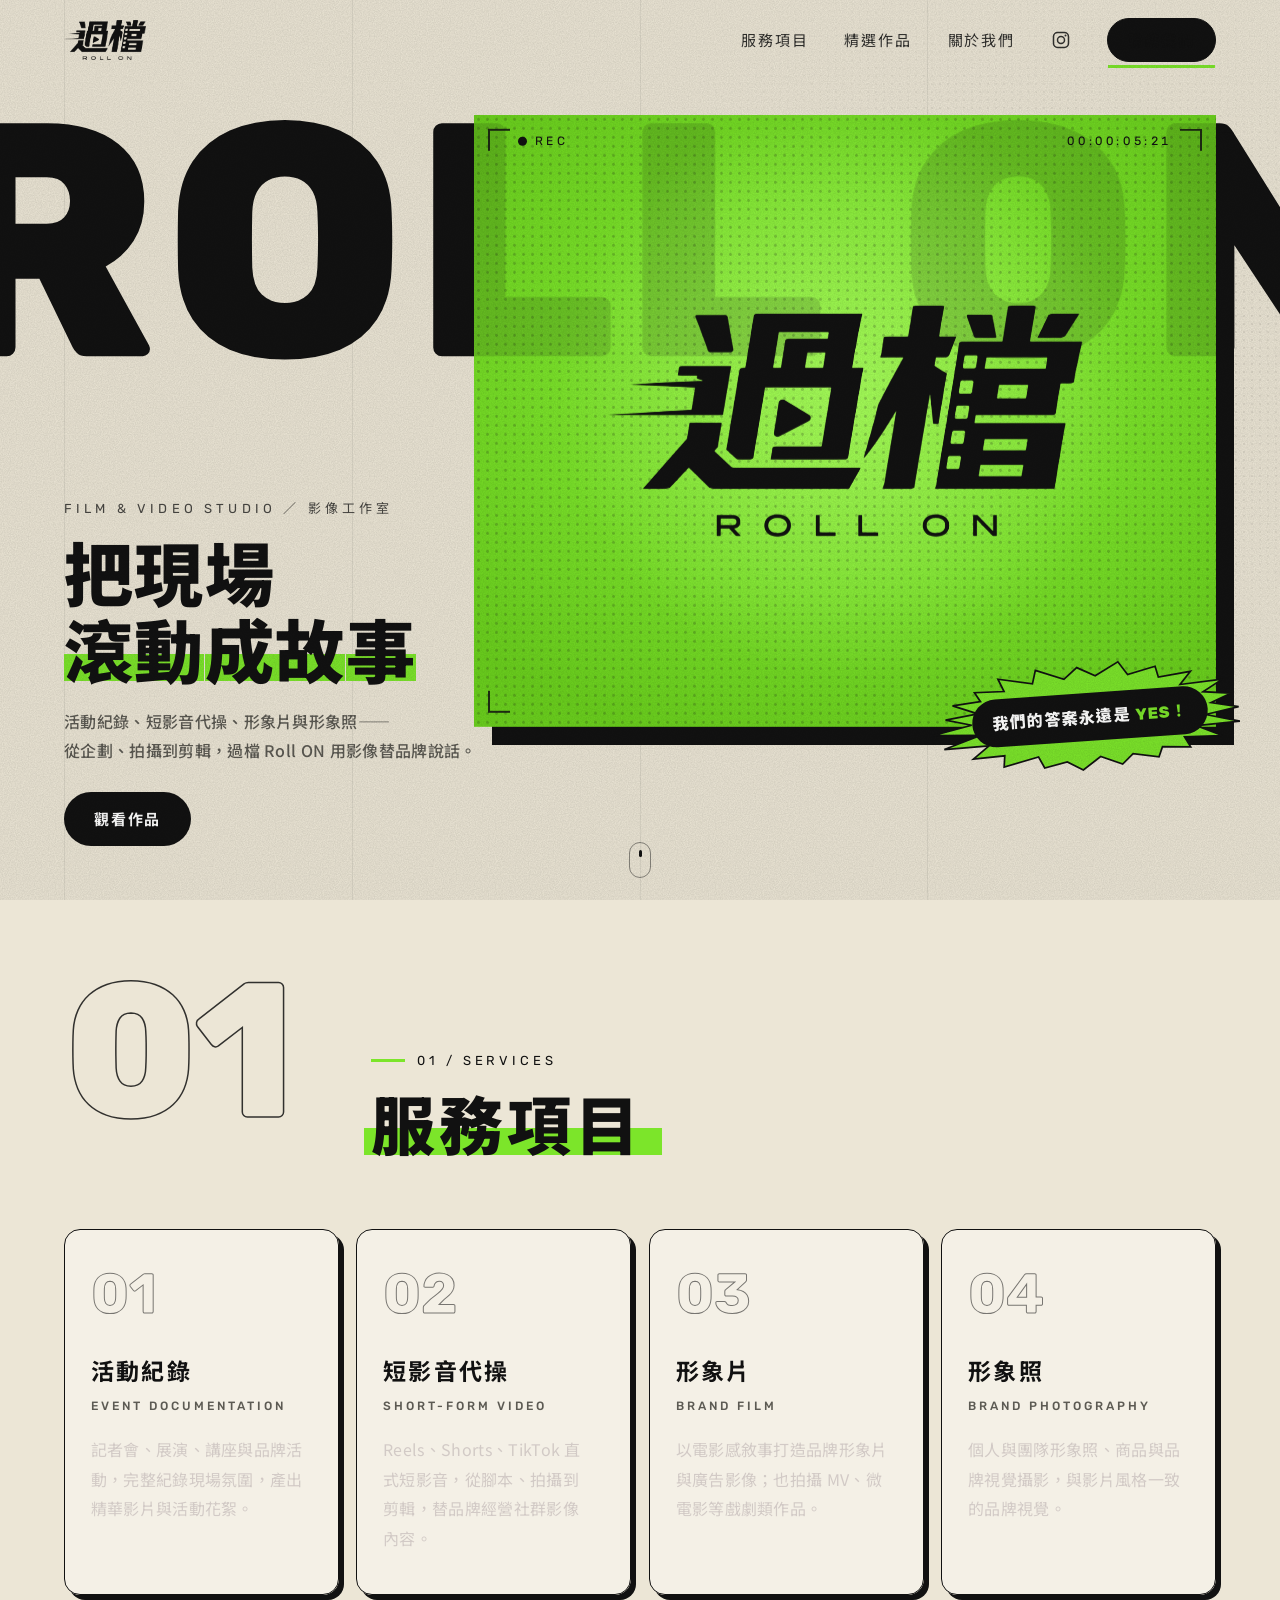
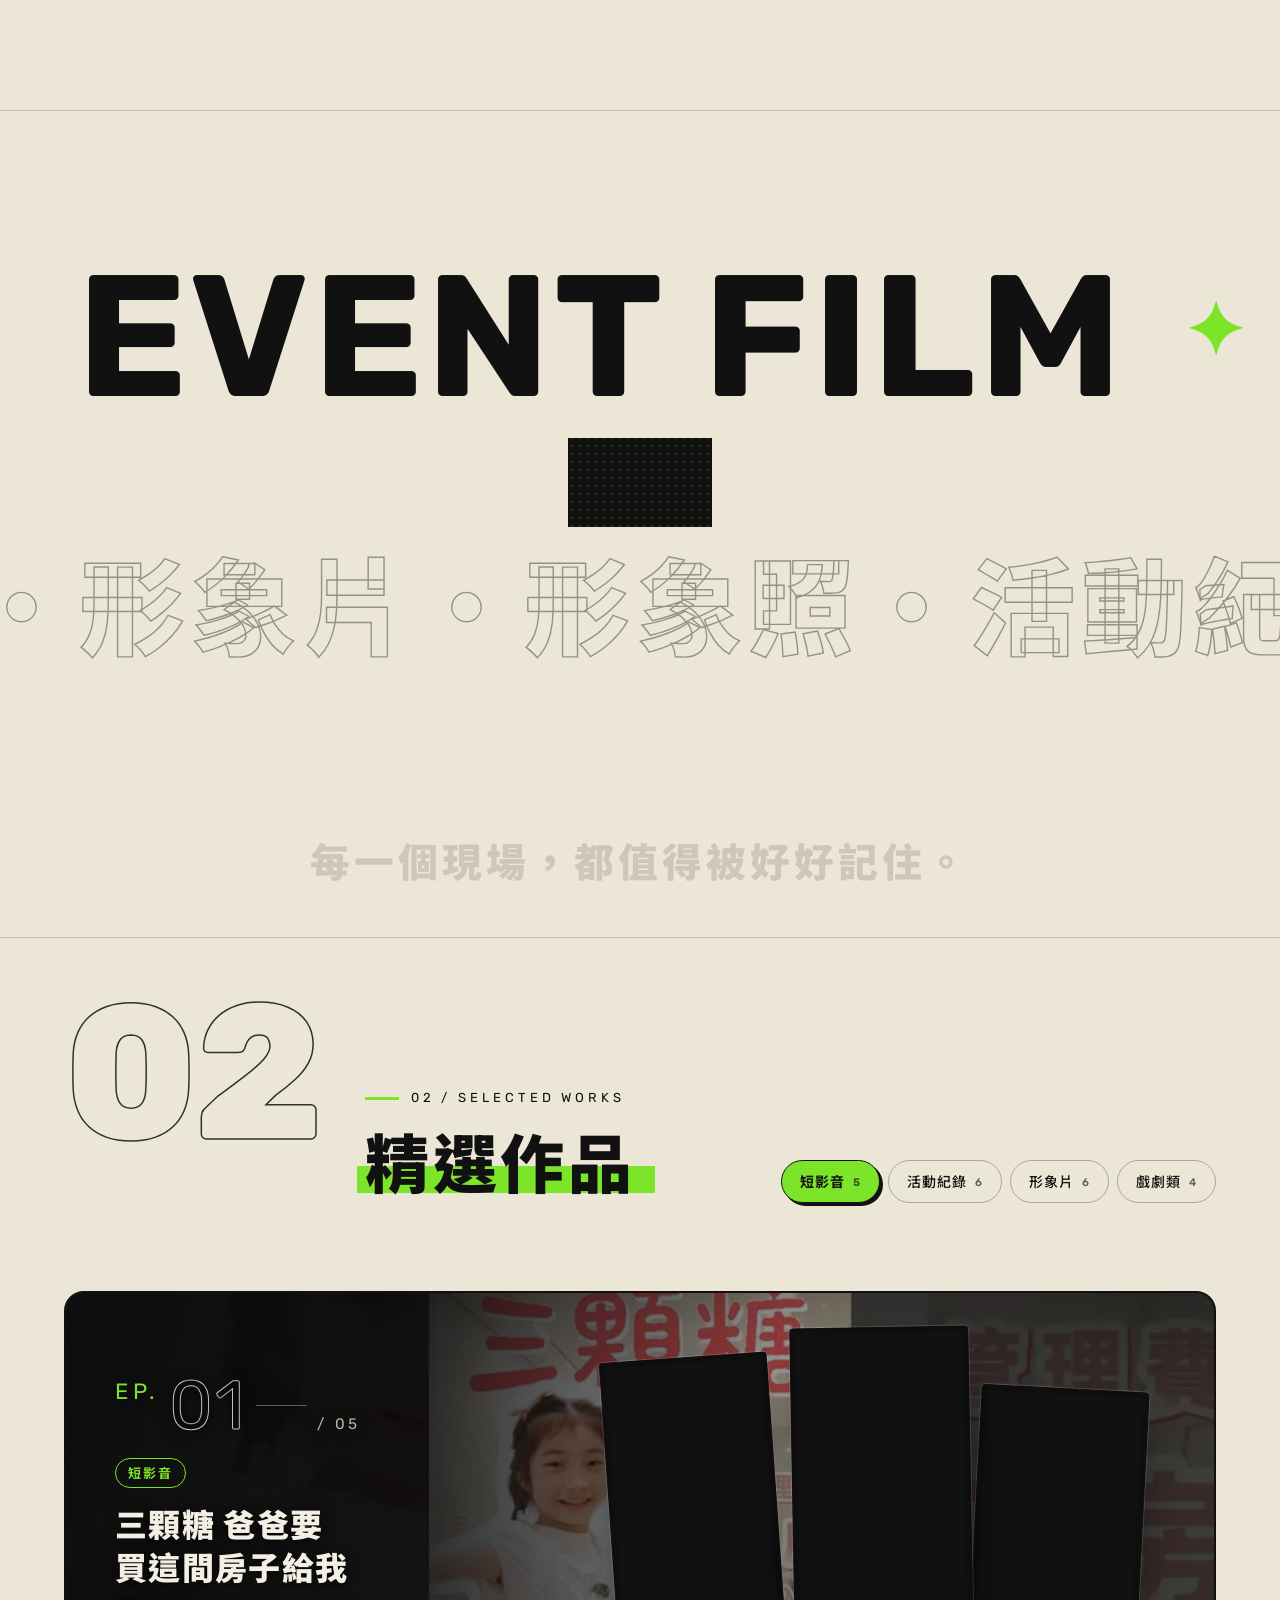
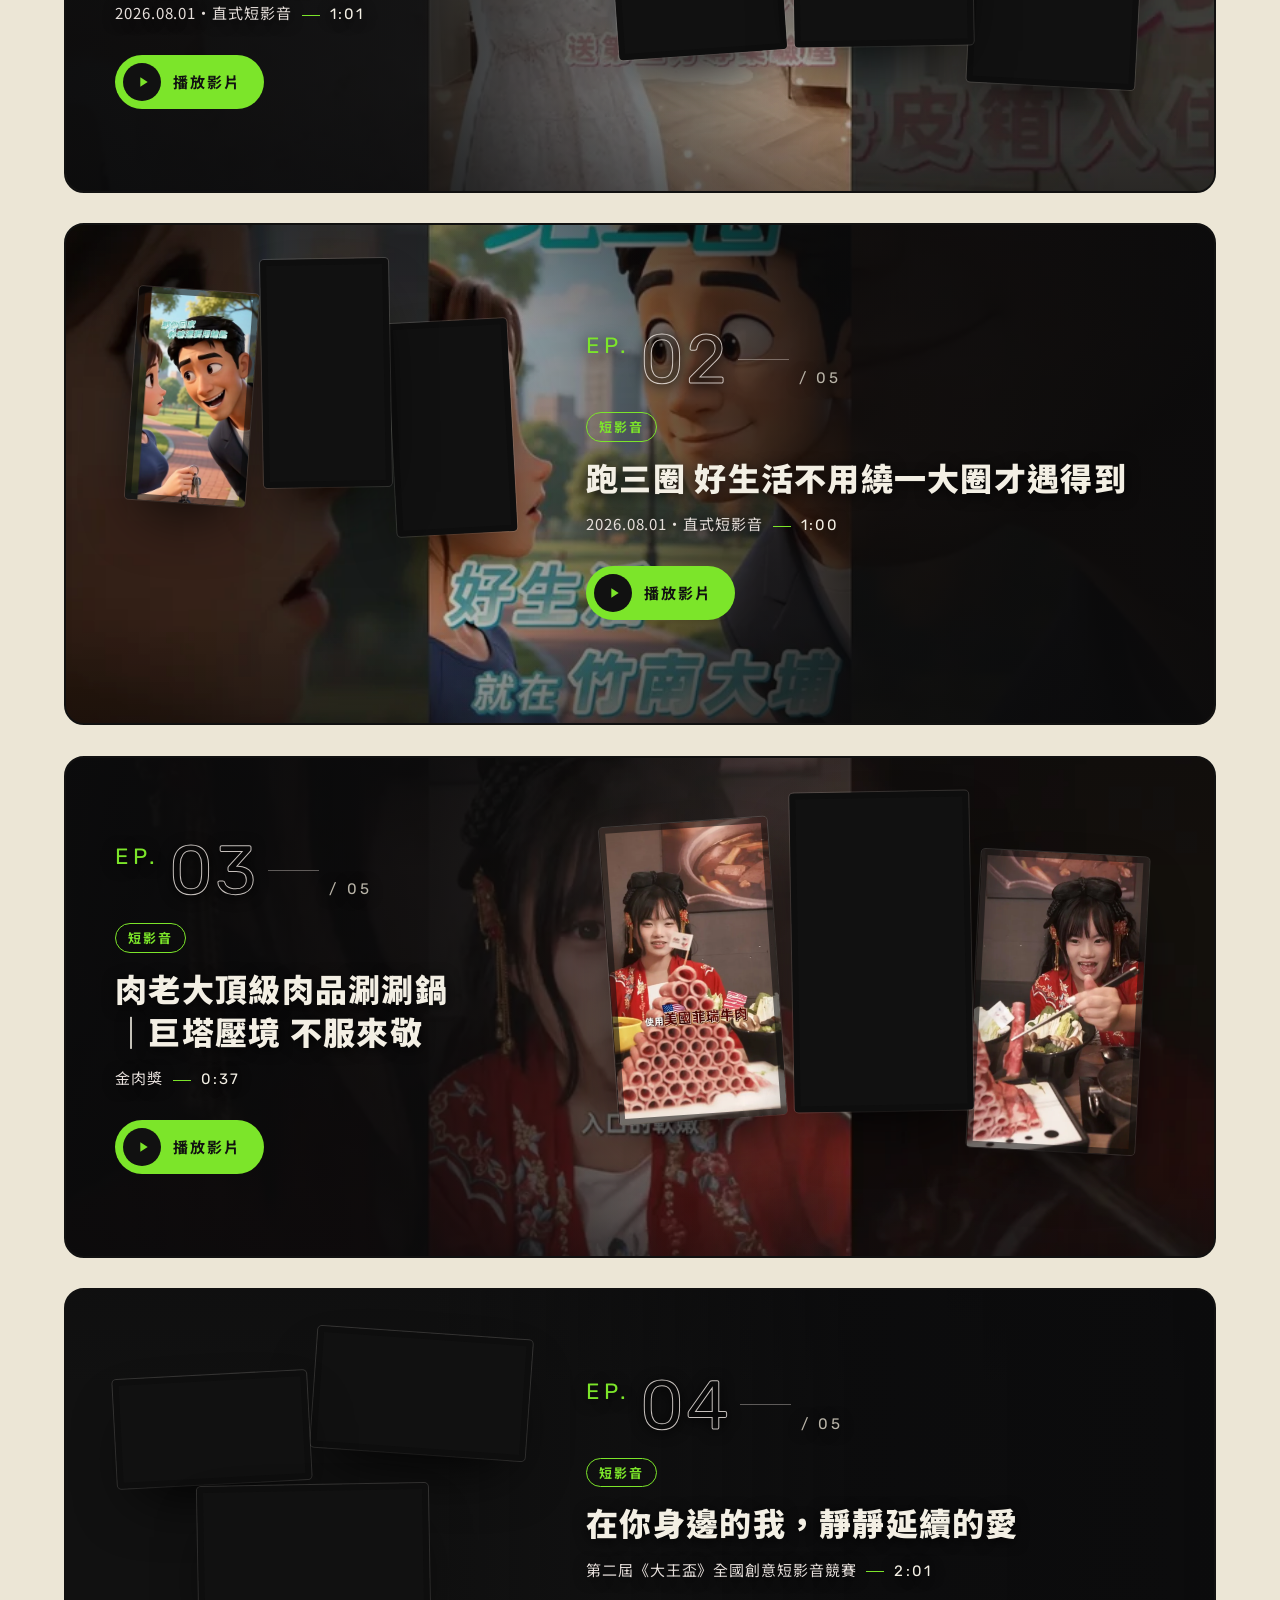
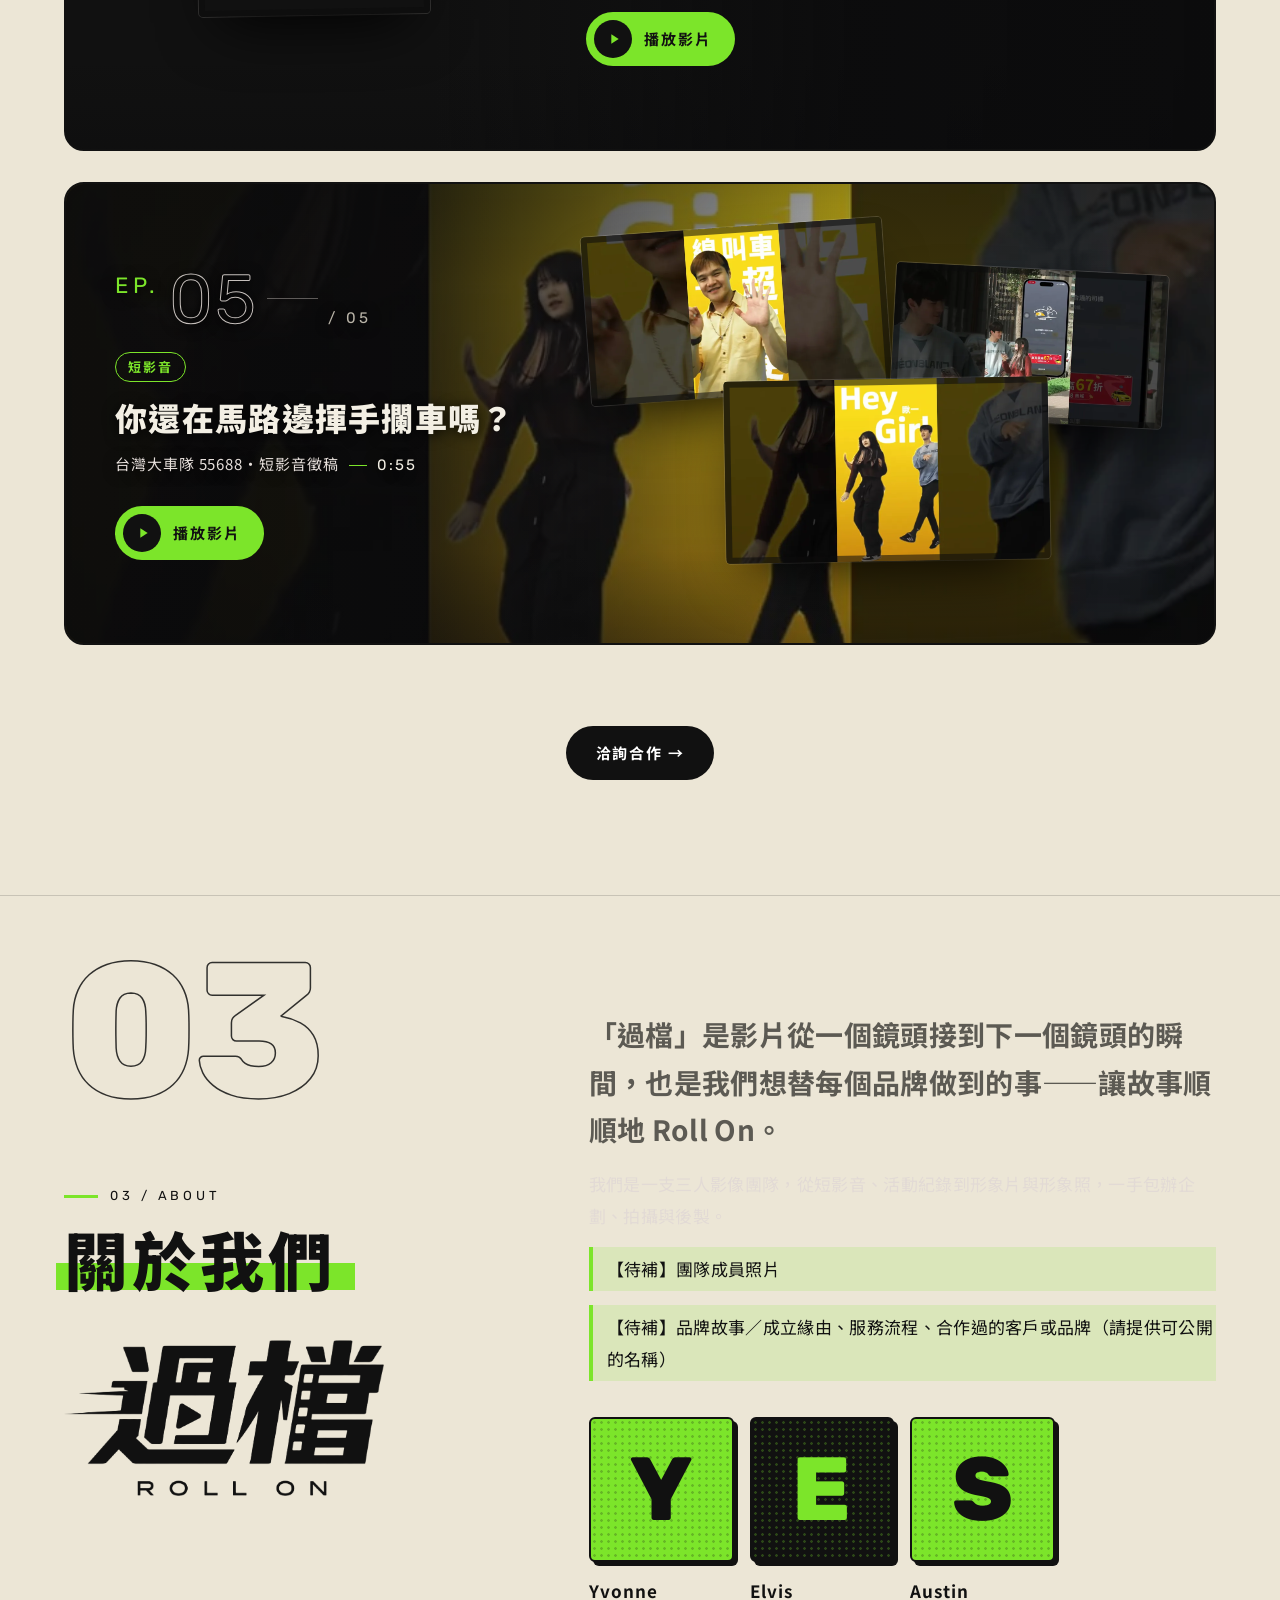
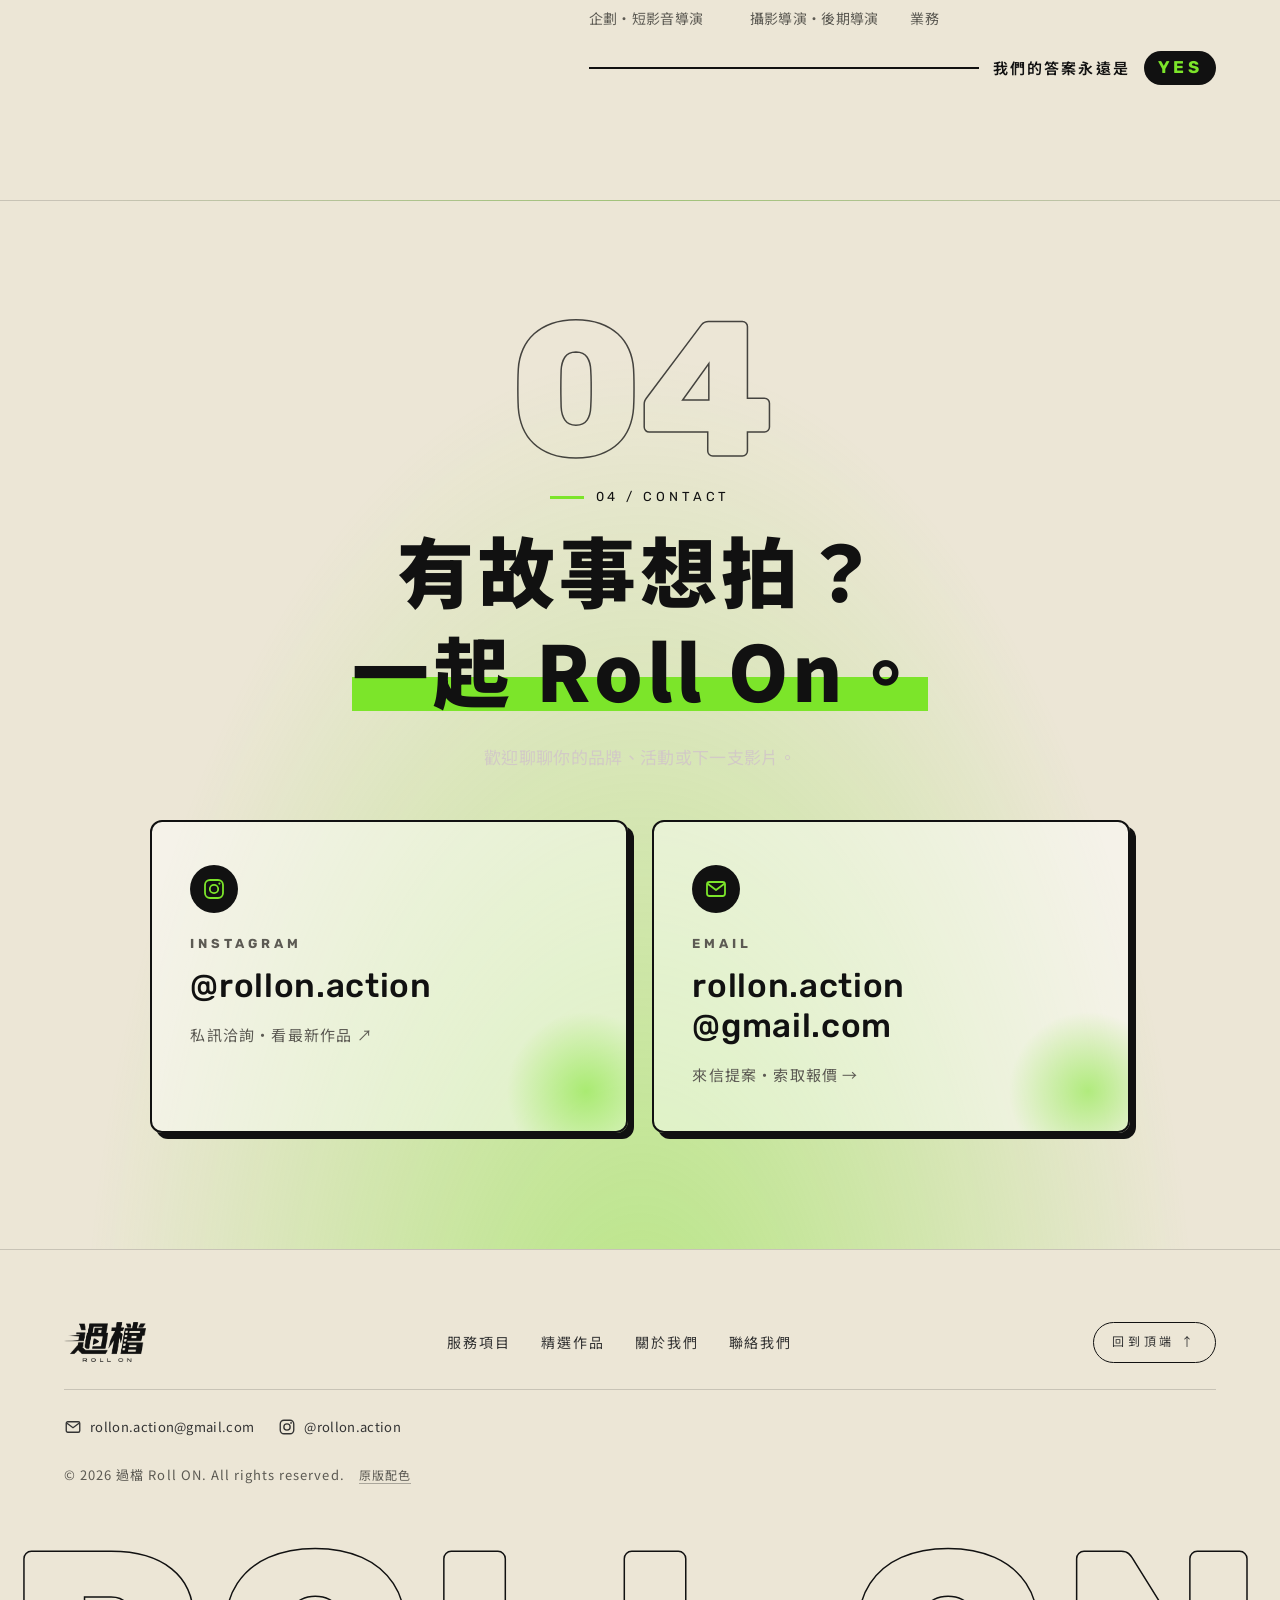
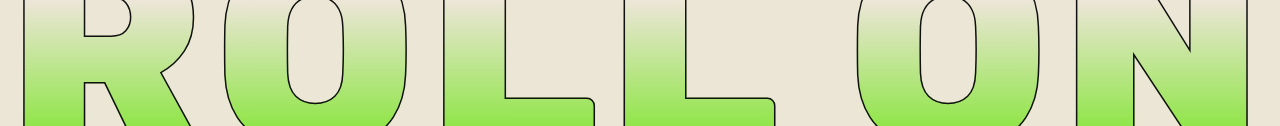
<file: theme-green/index.html>
<!DOCTYPE html>
<html lang="zh-Hant-TW" class="no-js">
<head>
<meta charset="UTF-8">
<meta name="viewport" content="width=device-width, initial-scale=1">
<title>【配色試版】過檔 Roll ON｜短影音代操・活動紀錄・形象片・形象照</title>
<meta name="description" content="過檔 Roll ON 影像工作室：短影音代操、活動紀錄、形象片、形象照。">
<link rel="preconnect" href="https://fonts.googleapis.com">
<link rel="preconnect" href="https://fonts.gstatic.com" crossorigin>
<link href="https://fonts.googleapis.com/css2?family=Noto+Sans+TC:wght@300;400;500;700;900&family=Noto+Serif+TC:wght@600;900&family=Oswald:wght@500;700&family=Rubik:wght@600;700;800&display=swap" rel="stylesheet">
<link rel="stylesheet" href="../assets/style.css">
<link rel="stylesheet" href="theme.css">
<meta name="robots" content="noindex">
<script>document.documentElement.classList.replace("no-js","js")</script>
<link rel="icon" href="../assets/logo-dark.png">
<script>
  /* always open at the hero: no scroll restoration, no #hash jump on first load */
  if('scrollRestoration' in history) history.scrollRestoration='manual';
  if(location.hash) history.replaceState(null,'',location.pathname+location.search);
  window.scrollTo({top:0,left:0,behavior:'instant'});
  addEventListener('load',function(){ window.scrollTo({top:0,left:0,behavior:'instant'}); });
  addEventListener('pageshow',function(e){ if(e.persisted) window.scrollTo({top:0,left:0,behavior:'instant'}); });
</script>
</head>
<body>
<div class="intro" id="intro" aria-hidden="true">
  <div class="intro__inner">
    <img class="intro__logo" src="../assets/logo-dark.png" alt="">
    <span class="intro__bar"></span>
    <span class="intro__tc">EVENT FILM &amp; VIDEO STUDIO</span>
  </div>
</div>
<div class="cursor" id="cursor" aria-hidden="true"><span class="cursor__label">PLAY</span></div>

<header class="nav" id="nav">
  <span class="nav__progress" id="navProgress" aria-hidden="true"></span>
  <a href="#top" class="nav__logo" aria-label="過檔 Roll ON 首頁"><img src="../assets/logo-dark.png" alt="過檔 Roll ON"></a>
  <nav class="nav__links" id="navLinks">
    <a href="#services">服務項目</a>
    <a href="#works">精選作品</a>
    <a href="#about">關於我們</a>
    <a href="https://www.instagram.com/rollon.action/" class="nav__ig" target="_blank" rel="noopener" aria-label="Instagram @rollon.action"><svg viewBox="0 0 24 24" aria-hidden="true"><rect x="3" y="3" width="18" height="18" rx="5" fill="none" stroke="currentColor" stroke-width="1.8"/><circle cx="12" cy="12" r="4.2" fill="none" stroke="currentColor" stroke-width="1.8"/><circle cx="17.4" cy="6.6" r="1.2" fill="currentColor"/></svg><span class="nav__ig-text">Instagram</span></a>
    <a href="#contact" class="nav__cta">聯絡我們</a>
  </nav>
  <button class="nav__burger" id="burger" aria-label="開啟選單"><span></span><span></span></button>
</header>

<main id="top">
  <!-- HERO -->
  <section class="hero">
    <div class="hero__grid" aria-hidden="true"><i></i><i></i><i></i></div>
    <div class="hero__word hero__word--solid" aria-hidden="true" data-drift="-0.25"><span>ROLL ON</span></div>
    <figure class="hero__frame hero__frame--logo" data-parallax="0.08">
      <div class="hero__frame-bg" aria-hidden="true">
        <div class="hero__ghost"><div class="hero__word hero__word--ghost" data-drift="-0.25"><span>ROLL ON</span></div></div>
      </div>
      <img class="hero__logo" src="../assets/logo-dark.png" alt="過檔 Roll ON">
      <span class="hero__corner hero__corner--tl"></span><span class="hero__corner hero__corner--tr"></span>
      <span class="hero__corner hero__corner--bl"></span><span class="hero__corner hero__corner--br"></span>
      <figcaption class="hero__hud" aria-hidden="true"><span><i class="rec"></i>REC</span><span class="hero__tc" id="heroTc">00:00:00:00</span></figcaption>
      <span class="hero__focus" aria-hidden="true"></span>
      <div class="burst"><svg class="burst__shape" viewBox="-5 -2 410 144" preserveAspectRatio="none" aria-hidden="true"><polygon points="390.9,70.0 347.8,77.1 391.2,88.7 335.4,90.5 367.3,105.5 319.0,103.8 326.0,117.1 290.0,114.5 284.7,127.0 251.8,120.8 237.6,133.1 210.1,121.5 186.8,137.2 167.0,125.4 137.6,131.2 130.7,116.6 85.8,126.4 87.6,112.0 47.3,113.3 68.4,97.9 10.9,98.6 58.3,83.8 -1.5,79.7 48.1,70.0 15.1,61.1 57.0,56.0 25.3,43.5 61.4,40.6 54.5,28.7 92.4,29.8 85.7,13.5 129.4,22.5 134.3,5.6 170.0,19.6 187.4,5.7 210.3,17.7 240.5,2.0 251.8,19.2 287.7,11.0 290.9,25.1 332.4,20.6 318.0,36.5 372.5,33.4 346.6,47.8 382.0,52.2 356.0,62.5"/></svg><span class="burst__pill">我們的答案永遠是 <b>YES！</b></span></div>
    </figure>
    <div class="hero__word hero__word--outline" aria-hidden="true" data-drift="-0.25"><span>ROLL ON</span></div>
    <div class="hero__inner">
      <p class="eyebrow">FILM &amp; VIDEO STUDIO ／ 影像工作室</p>
      <h1 class="hero__title" aria-label="把現場滾動成故事">
        <span class="line" data-split>把現場</span>
        <span class="line accent" data-split>滾動成故事</span>
      </h1>
      <p class="hero__sub" data-reveal>活動紀錄、短影音代操、形象片與形象照——<br class="br-d">從企劃、拍攝到剪輯，過檔 Roll ON 用影像替品牌說話。</p>
      <div class="hero__actions" data-reveal style="--d:.1s">
        <a href="#works" class="btn btn--primary">觀看作品</a>
      </div>
    </div>
    <a href="#services" class="hero__scroll" aria-label="往下捲動"><span></span></a>
  </section>

  <!-- SERVICES -->
  <section class="section services" id="services">
    <div class="section__head">
      <span class="section__big" aria-hidden="true" data-parallax="-0.06">01</span>
      <div class="section__titles">
        <p class="section__num" data-reveal>01 / SERVICES</p>
        <h2 class="section__title" data-split>服務項目</h2>
      </div>
    </div>
    <div class="services__grid services__grid--even">
      <article class="svc" data-reveal>
        <span class="svc__no">01</span>
        <h3>活動紀錄</h3>
        <p class="svc__en">EVENT DOCUMENTATION</p>
        <p>記者會、展演、講座與品牌活動，完整紀錄現場氛圍，產出精華影片與活動花絮。</p>
      </article>
      <article class="svc" data-reveal>
        <span class="svc__no">02</span>
        <h3>短影音代操</h3>
        <p class="svc__en">SHORT-FORM VIDEO</p>
        <p>Reels、Shorts、TikTok 直式短影音，從腳本、拍攝到剪輯，替品牌經營社群影像內容。</p>
      </article>
      <article class="svc" data-reveal>
        <span class="svc__no">03</span>
        <h3>形象片</h3>
        <p class="svc__en">BRAND FILM</p>
        <p>以電影感敘事打造品牌形象片與廣告影像；也拍攝 MV、微電影等戲劇類作品。</p>
      </article>
      <article class="svc" data-reveal>
        <span class="svc__no">04</span>
        <h3>形象照</h3>
        <p class="svc__en">BRAND PHOTOGRAPHY</p>
        <p>個人與團隊形象照、商品與品牌視覺攝影，與影片風格一致的品牌視覺。</p>
      </article>
    </div>
  </section>

  <!-- STATEMENT: scroll-scrubbed kinetic type passing through a frame -->
  <section class="statement" id="statement" aria-label="過檔 Roll ON 影像宣言">
    <div class="statement__stage" aria-hidden="true">
      <p class="st-line st-line--a">EVENT FILM <i>✦</i> SHORTS <i>✦</i> BRAND FILM <i>✦</i> PHOTO <i>✦</i> EVENT FILM</p>
      <p class="st-line st-line--b">活動紀錄・短影音・形象片・形象照・活動紀錄</p>
    </div>
    <div class="statement__panel" aria-hidden="true">
      <div class="statement__replica">
        <p class="st-line st-line--a">EVENT FILM <i>✦</i> SHORTS <i>✦</i> BRAND FILM <i>✦</i> PHOTO <i>✦</i> EVENT FILM</p>
        <p class="st-line st-line--b">活動紀錄・短影音・形象片・形象照・活動紀錄</p>
      </div>
      <span class="hero__corner hero__corner--tl"></span><span class="hero__corner hero__corner--tr"></span>
      <span class="hero__corner hero__corner--bl"></span><span class="hero__corner hero__corner--br"></span>
      <span class="statement__hud"><i class="rec"></i>ROLLING</span>
    </div>
    <p class="statement__quote"><span class="statement__fill">每一個現場，</span><span class="statement__fill">都值得被好好記住。</span></p>
  </section>

  <!-- WORKS -->
  <section class="section works" id="works">
    <div class="section__head section__head--row">
      <span class="section__big" aria-hidden="true" data-parallax="-0.06">02</span>
      <div class="section__titles">
        <p class="section__num" data-reveal>02 / SELECTED WORKS</p>
        <h2 class="section__title" data-split>精選作品</h2>
      </div>
      <div class="filters" role="tablist" id="filters" data-reveal>
        <button class="filter is-active" role="tab" aria-selected="true" data-filter="short">短影音<span class="filter__count"></span></button>
        <button class="filter" role="tab" aria-selected="false" data-filter="event">活動紀錄<span class="filter__count"></span></button>
        <button class="filter" role="tab" aria-selected="false" data-filter="brand">形象片<span class="filter__count"></span></button>
        <button class="filter" role="tab" aria-selected="false" data-filter="drama">戲劇類<span class="filter__count"></span></button>
      </div>
    </div>
    <div class="works__list" id="worksGrid"></div>
    <div class="works__more">
      <a class="btn btn--primary" href="#contact">洽詢合作 →</a>
    </div>
  </section>

  <!-- ABOUT -->
  <section class="section about" id="about">
    <div class="about__grid">
      <div class="about__side">
        <span class="section__big" aria-hidden="true" data-parallax="-0.06">03</span>
        <p class="section__num" data-reveal>03 / ABOUT</p>
        <h2 class="section__title" data-split>關於我們</h2>
        <img data-reveal class="about__logo" src="../assets/logo-dark.png" alt="過檔 Roll ON">
      </div>
      <div class="about__body">
        <p class="about__lead" data-reveal>「過檔」是影片從一個鏡頭接到下一個鏡頭的瞬間，也是我們想替每個品牌做到的事——讓故事順順地 <span class="nowrap">Roll On。</span></p>
        <p>我們是一支三人影像團隊，從短影音、活動紀錄到形象片與形象照，一手包辦企劃、拍攝與後製。</p>
        <p class="todo">【待補】團隊成員照片</p>
        <p class="todo">【待補】品牌故事／成立緣由、服務流程、合作過的客戶或品牌（請提供可公開的名稱）</p>
        <div class="team-yes" data-reveal>
        <ul class="about__team" aria-label="團隊成員">
          <li><div class="avatar" aria-hidden="true"><span>Y</span></div><strong>Yvonne</strong><span class="roles"><em>企劃</em>・<em>短影音導演</em></span></li>
          <li><div class="avatar" aria-hidden="true"><span>E</span></div><strong>Elvis</strong><span class="roles"><em>攝影導演</em>・<em>後期導演</em></span></li>
          <li><div class="avatar" aria-hidden="true"><span>S</span></div><strong>Austin</strong><span class="roles"><em>業務</em></span></li>
        </ul>
        <p class="yes-line"><span class="yes-line__rule"></span>我們的答案永遠是 <b>YES</b></p>
        </div>
      </div>
    </div>
  </section>

  <!-- CONTACT -->
  <section class="section contact" id="contact">
    <span class="section__big section__big--center" aria-hidden="true">04</span>
    <p class="section__num" data-reveal>04 / CONTACT</p>
    <h2 class="contact__title"><span class="line" data-split>有故事想拍？</span><span class="line accent" data-split>一起 Roll On。</span></h2>
    <p class="contact__sub" data-reveal>歡迎聊聊你的品牌、活動或下一支影片。</p>
    <div class="contact__cards contact__cards--main" data-reveal>
      <a class="ccard ccard--big" href="https://www.instagram.com/rollon.action/" target="_blank" rel="noopener">
        <span class="ccard__icon" aria-hidden="true"><svg viewBox="0 0 24 24"><rect x="3" y="3" width="18" height="18" rx="5"/><circle cx="12" cy="12" r="4.2"/><circle cx="17.4" cy="6.6" r="1.1" class="dot"/></svg></span>
        <span class="ccard__label">INSTAGRAM</span><strong>@rollon.action</strong><em>私訊洽詢・看最新作品 ↗</em>
      </a>
      <a class="ccard ccard--big" href="mailto:rollon.action@gmail.com">
        <span class="ccard__icon" aria-hidden="true"><svg viewBox="0 0 24 24"><rect x="3" y="5" width="18" height="14" rx="2.5"/><path d="M4 7l8 6 8-6"/></svg></span>
        <span class="ccard__label">EMAIL</span><strong>rollon.action<wbr>@gmail.com</strong><em>來信提案・索取報價 →</em>
      </a>
    </div>
  </section>
</main>

<footer class="footer">
  <div class="footer__mark" aria-hidden="true">ROLL ON</div>
  <div class="footer__top">
    <img src="../assets/logo-dark.png" alt="過檔 Roll ON">
    <nav class="footer__nav" aria-label="頁尾導覽"><a href="#services">服務項目</a><a href="#works">精選作品</a><a href="#about">關於我們</a><a href="#contact">聯絡我們</a></nav>
    <a href="#top" class="footer__totop">回到頂端 ↑</a>
  </div>
  <div class="footer__links">
    <a href="mailto:rollon.action@gmail.com" aria-label="Email rollon.action@gmail.com"><svg viewBox="0 0 24 24" aria-hidden="true"><rect x="3" y="5" width="18" height="14" rx="2" fill="none" stroke="currentColor" stroke-width="1.8"/><path d="M4 7l8 6 8-6" fill="none" stroke="currentColor" stroke-width="1.8"/></svg><span>rollon.action@gmail.com</span></a>
    <a href="https://www.instagram.com/rollon.action/" target="_blank" rel="noopener" aria-label="Instagram @rollon.action"><svg viewBox="0 0 24 24" aria-hidden="true"><rect x="3" y="3" width="18" height="18" rx="5" fill="none" stroke="currentColor" stroke-width="1.8"/><circle cx="12" cy="12" r="4.2" fill="none" stroke="currentColor" stroke-width="1.8"/><circle cx="17.4" cy="6.6" r="1.2" fill="currentColor"/></svg><span>@rollon.action</span></a>
  </div>
  <p class="footer__copy">© <span id="yr"></span> 過檔 Roll ON. All rights reserved.　<a class="theme-switch" href="../">原版配色</a></p>
</footer>

<div class="modal" id="modal" aria-hidden="true">
  <div class="modal__backdrop" data-close></div>
  <div class="modal__box">
    <button class="modal__close" data-close aria-label="關閉">×</button>
    <div class="modal__frame" id="modalFrame"></div>
    <p class="modal__title" id="modalTitle"></p>
  </div>
</div>

<script src="../assets/works.js"></script>
<script src="../assets/main.js"></script>
<script src="../assets/fx.js"></script>
</body>
</html>
</file>
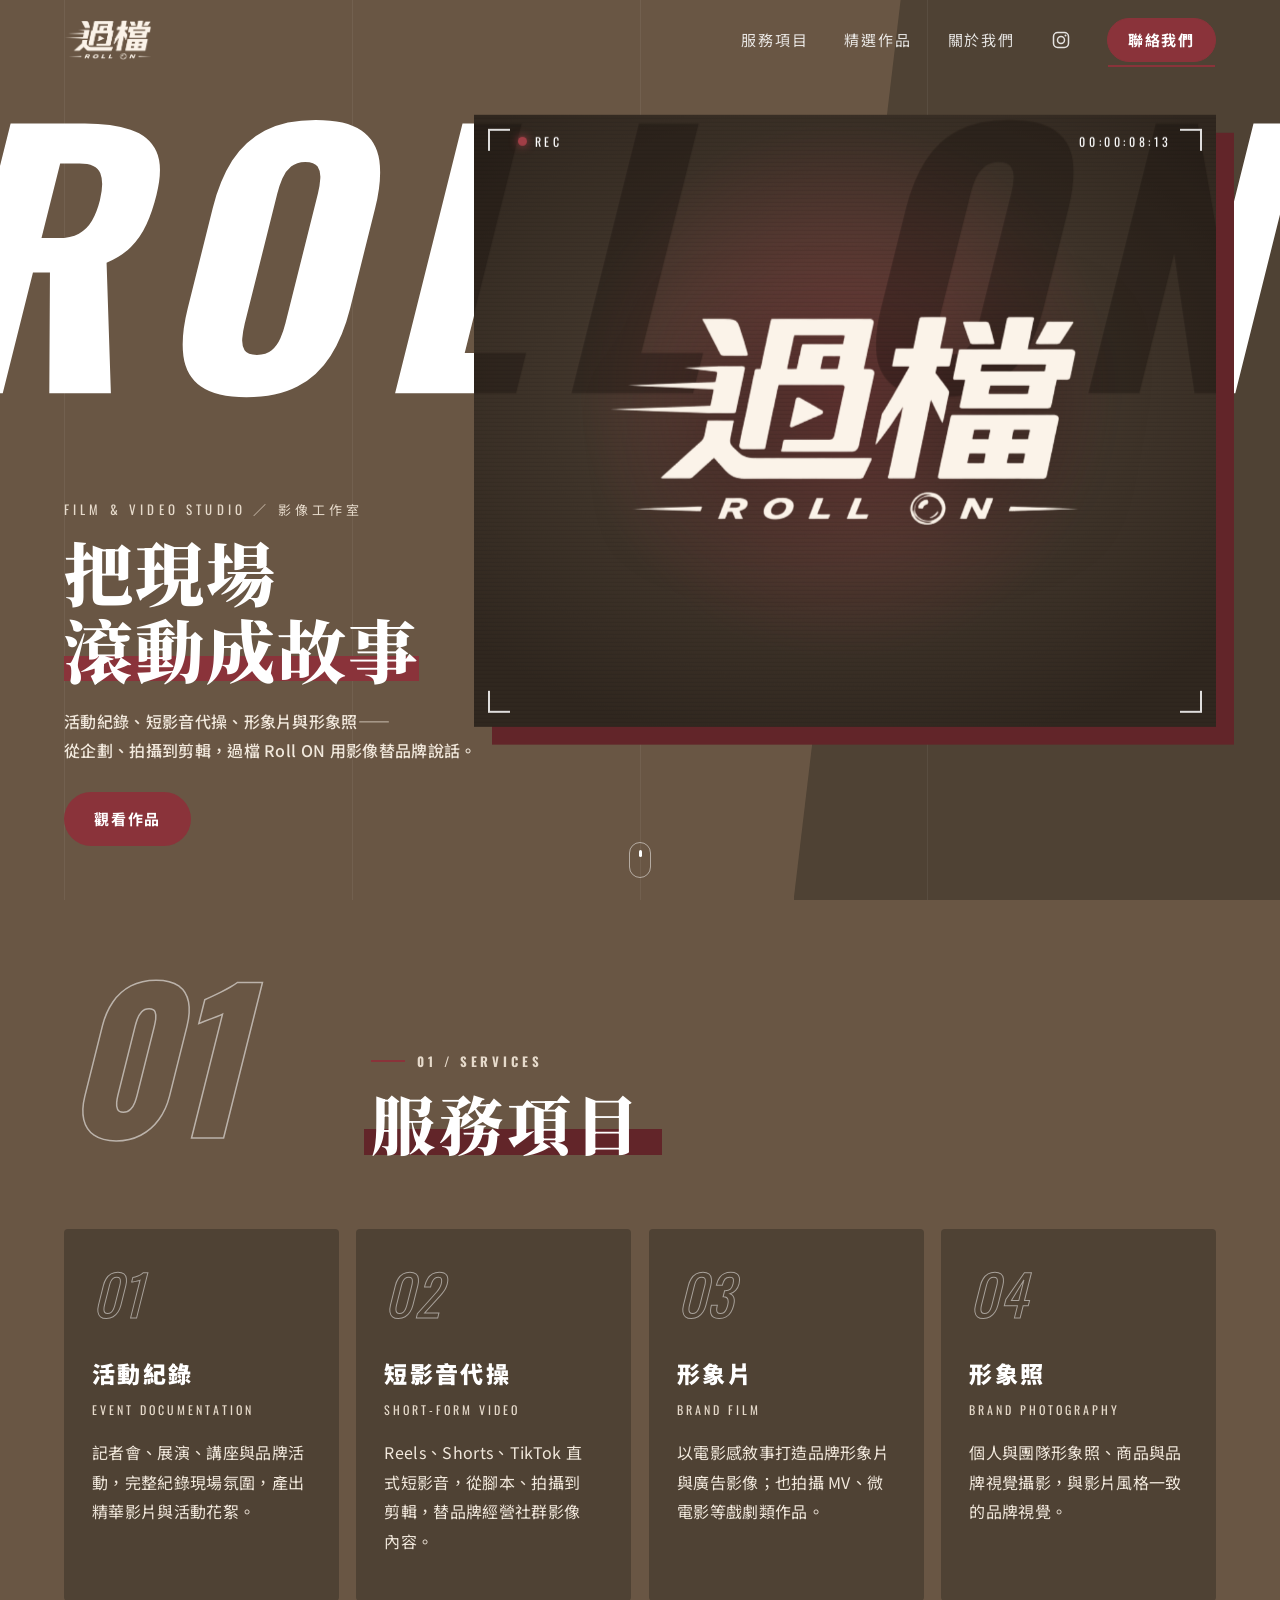
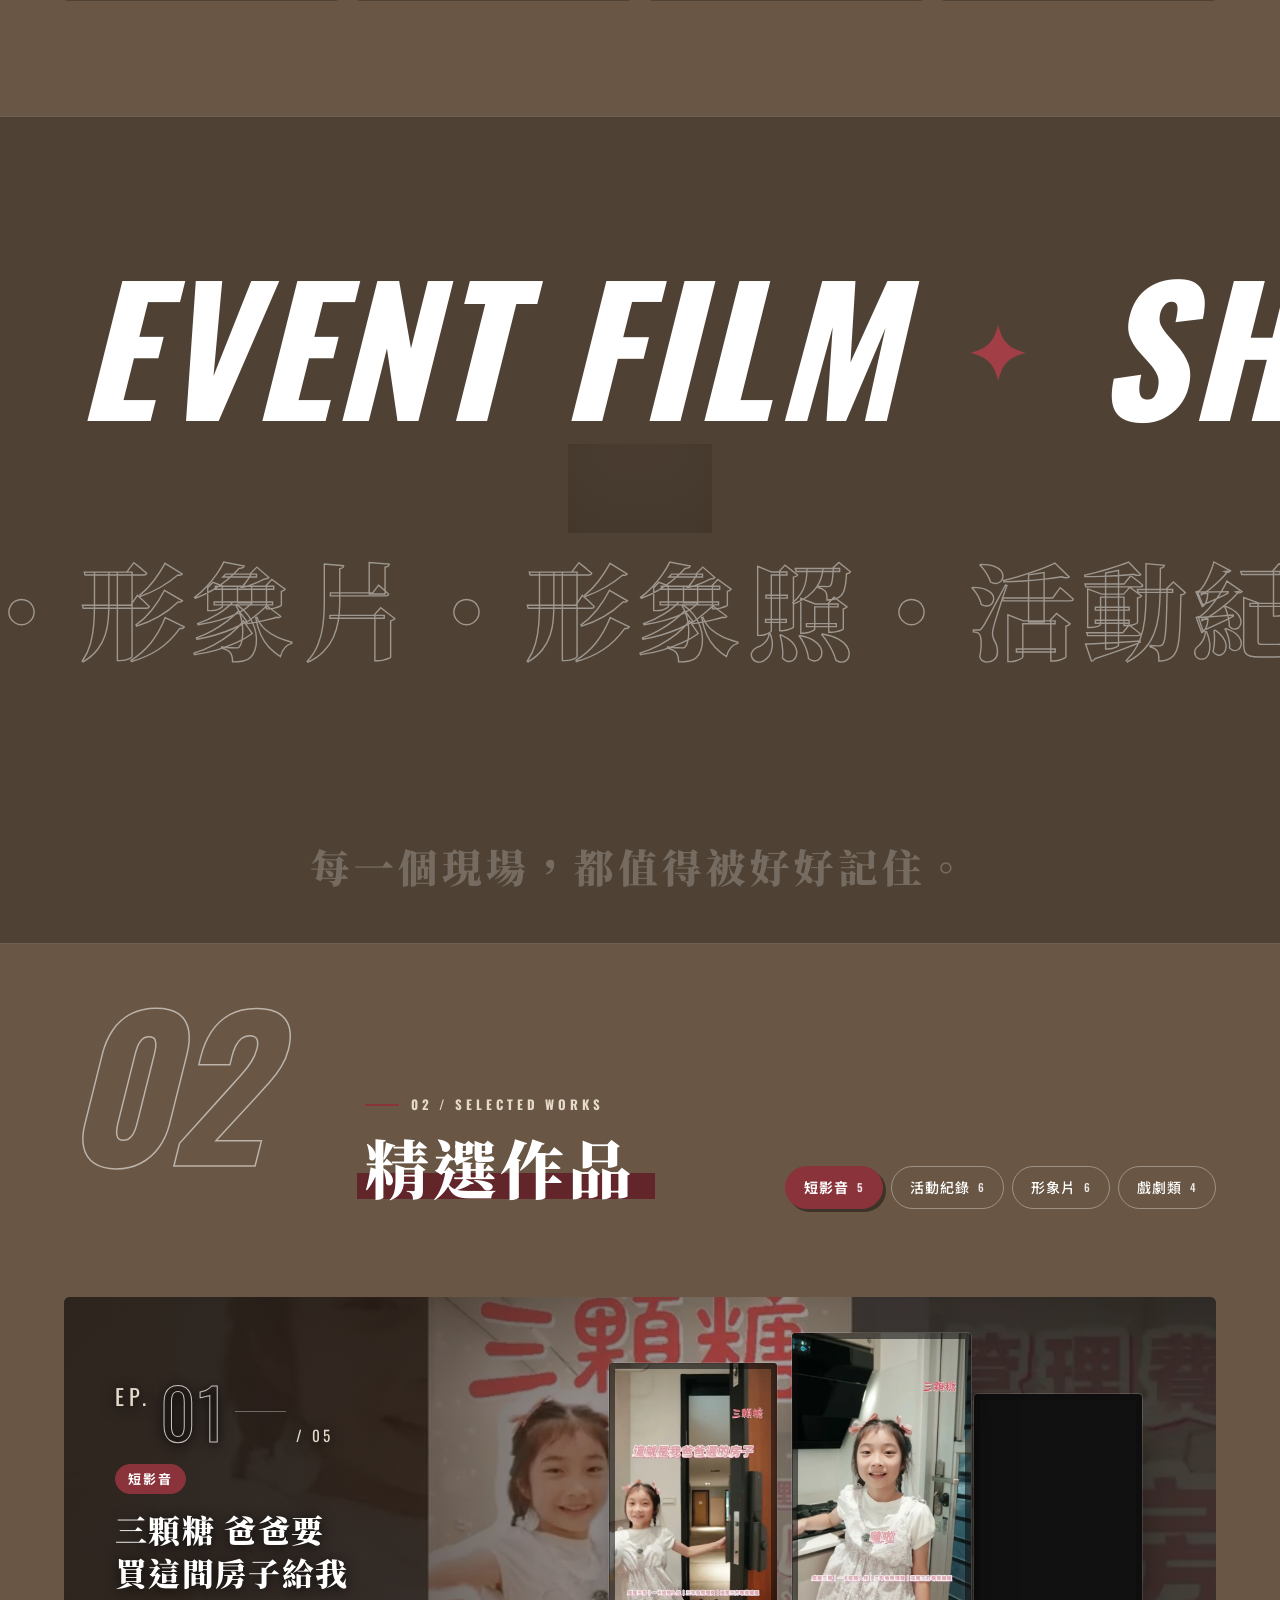
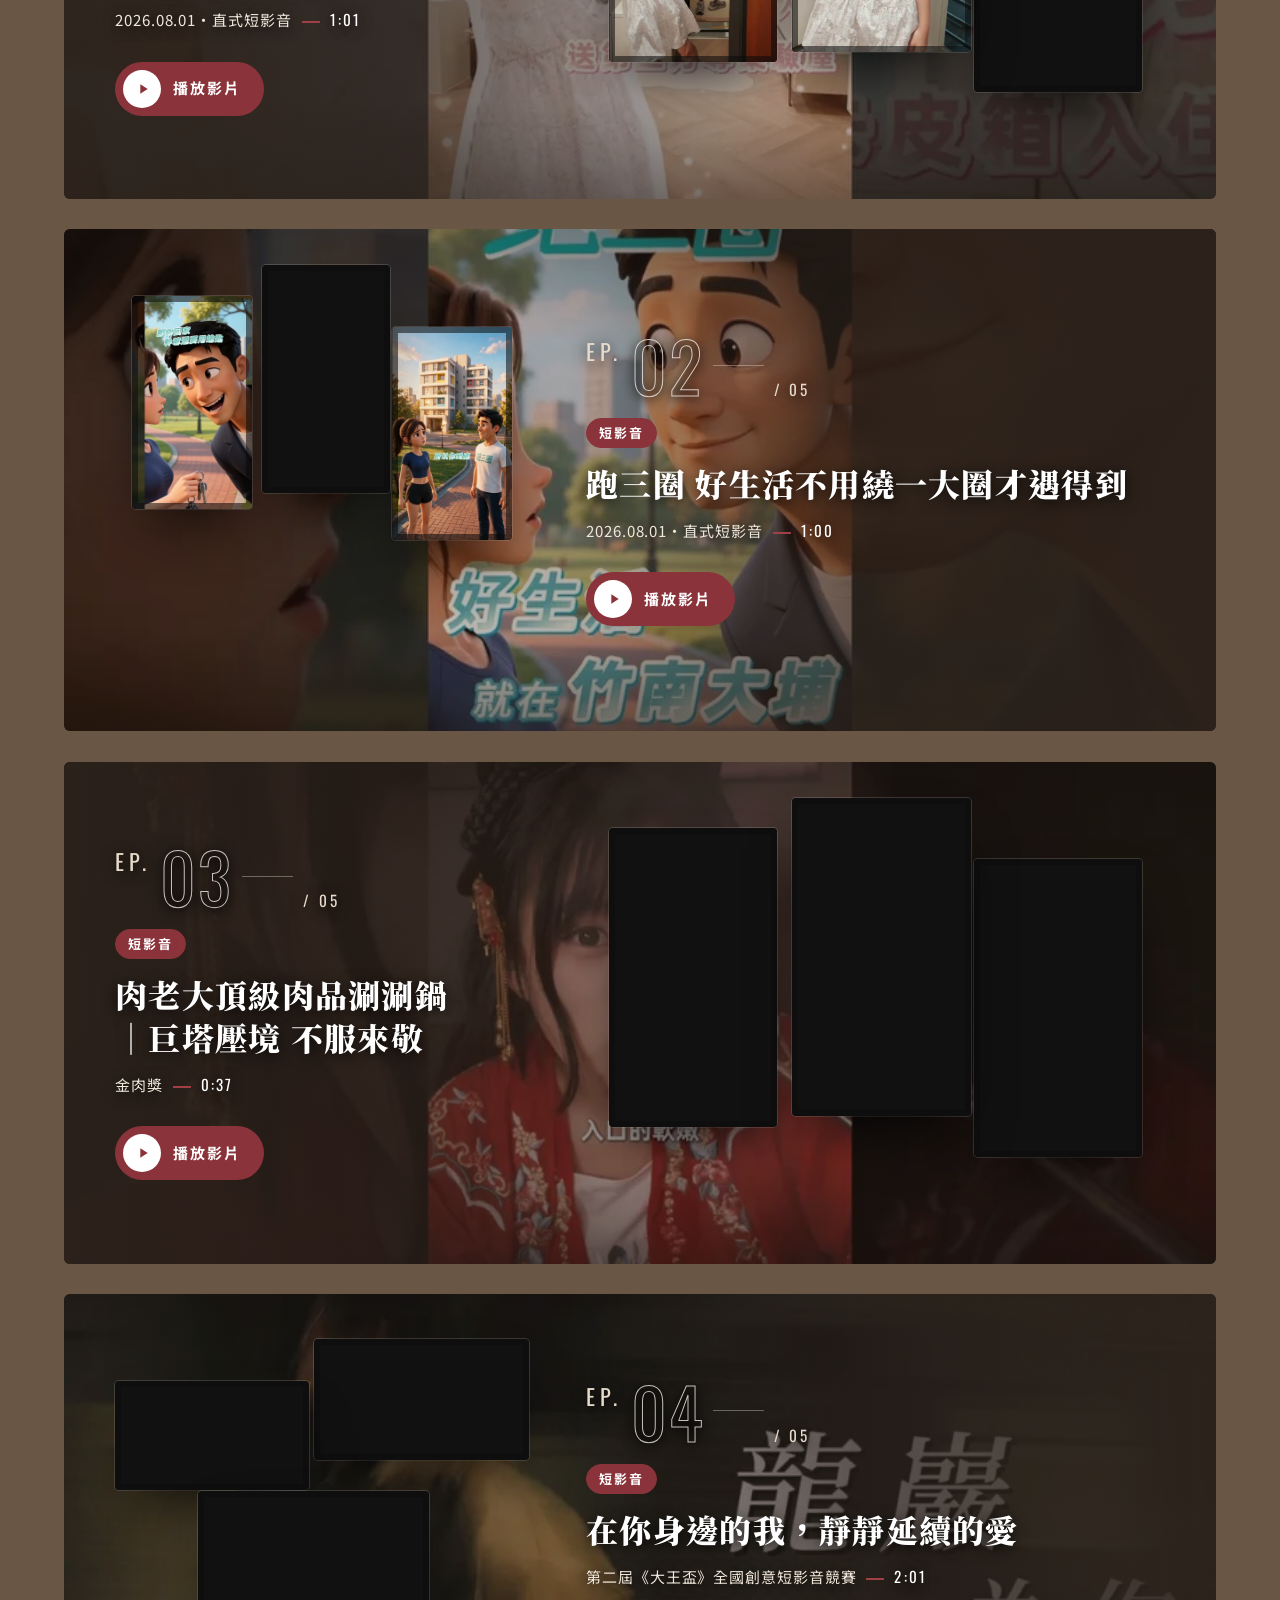
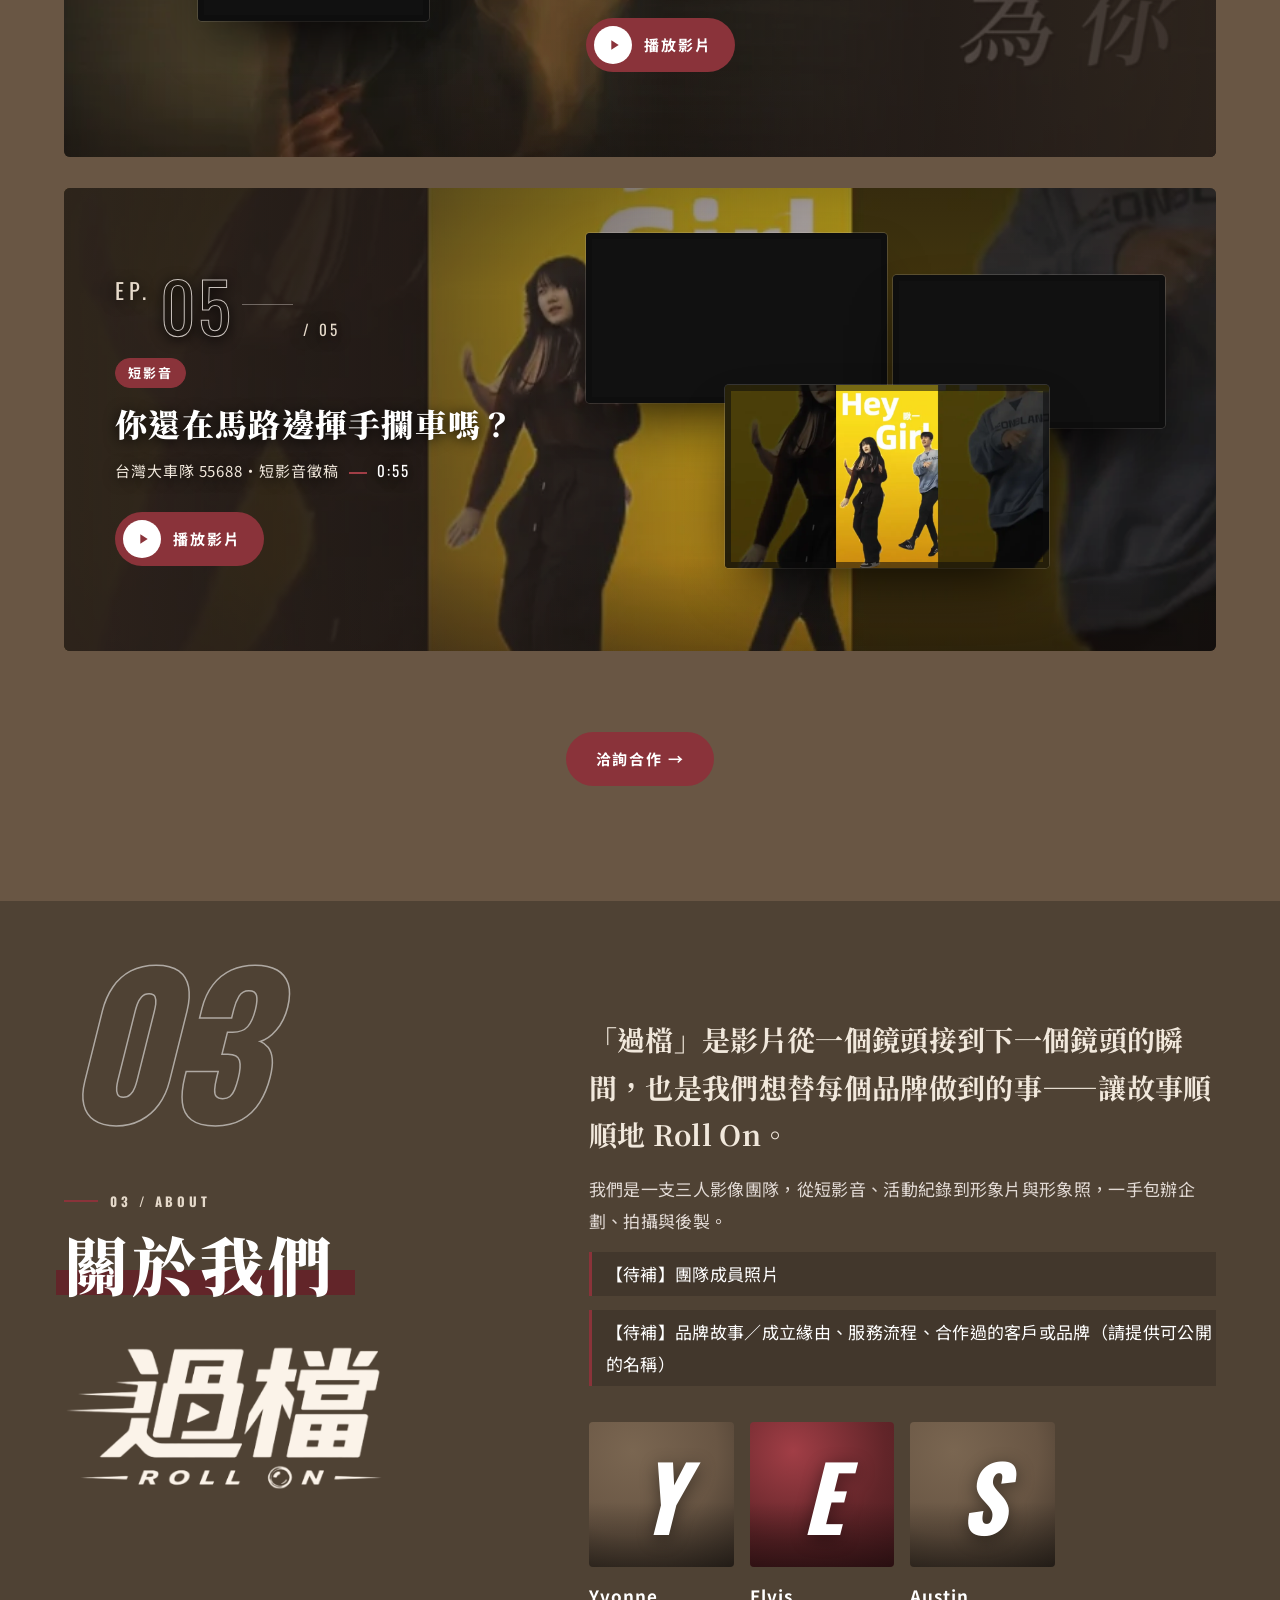
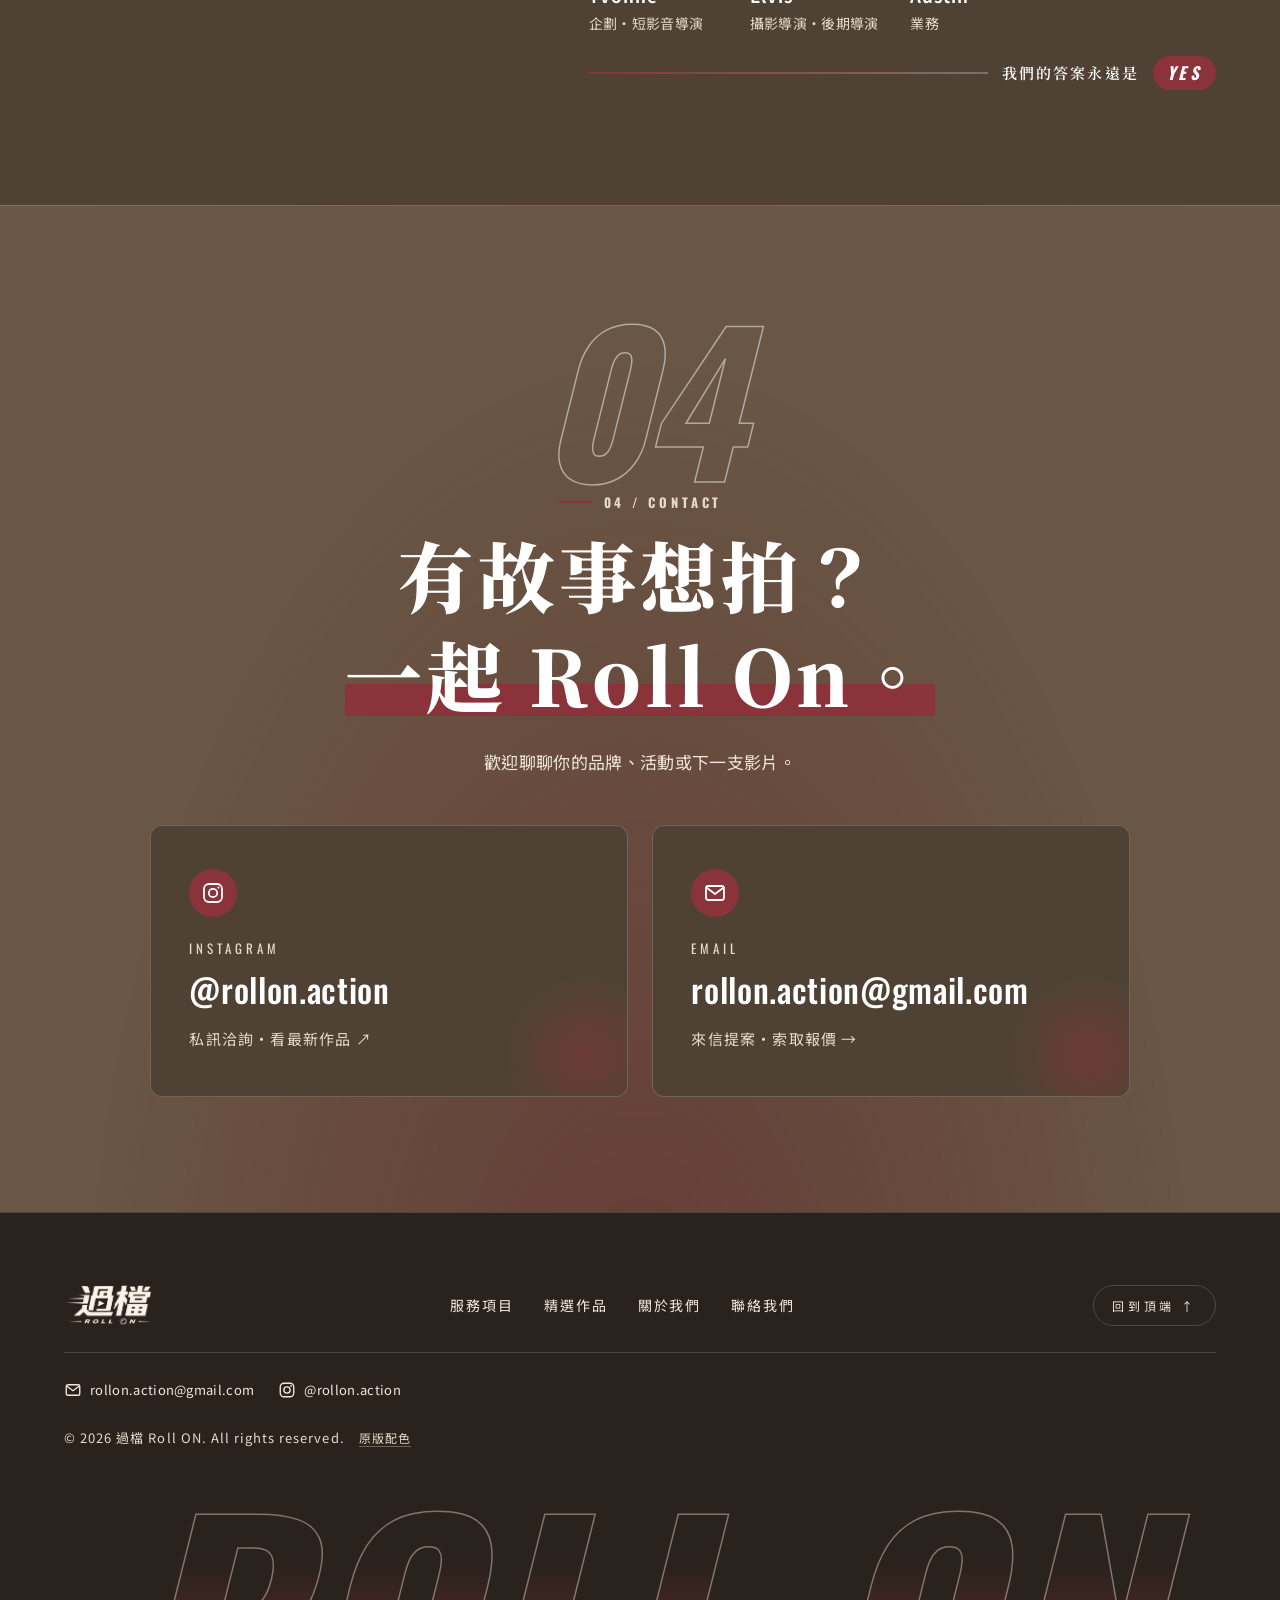
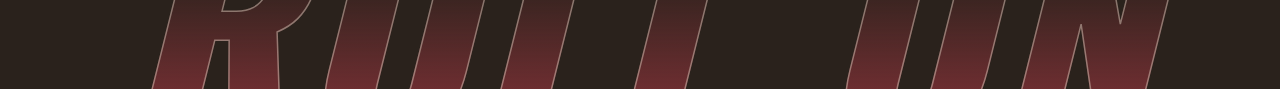
<file: theme-wine/index.html>
<!DOCTYPE html>
<html lang="zh-Hant-TW" class="no-js">
<head>
<meta charset="UTF-8">
<meta name="viewport" content="width=device-width, initial-scale=1">
<title>【配色試版・酒紅棕】過檔 Roll ON｜短影音代操・活動紀錄・形象片・形象照</title>
<meta name="description" content="過檔 Roll ON 影像工作室：短影音代操、活動紀錄、形象片、形象照。">
<link rel="preconnect" href="https://fonts.googleapis.com">
<link rel="preconnect" href="https://fonts.gstatic.com" crossorigin>
<link href="https://fonts.googleapis.com/css2?family=Noto+Sans+TC:wght@300;400;500;700;900&family=Noto+Serif+TC:wght@600;900&family=Oswald:wght@500;700&display=swap" rel="stylesheet">
<link rel="stylesheet" href="../assets/style.css">
<link rel="stylesheet" href="theme.css">
<meta name="robots" content="noindex">
<script>document.documentElement.classList.replace("no-js","js")</script>
<link rel="icon" href="../assets/logo-light.png">
<script>
  /* always open at the hero: no scroll restoration, no #hash jump on first load */
  if('scrollRestoration' in history) history.scrollRestoration='manual';
  if(location.hash) history.replaceState(null,'',location.pathname+location.search);
  window.scrollTo({top:0,left:0,behavior:'instant'});
  addEventListener('load',function(){ window.scrollTo({top:0,left:0,behavior:'instant'}); });
  addEventListener('pageshow',function(e){ if(e.persisted) window.scrollTo({top:0,left:0,behavior:'instant'}); });
</script>
</head>
<body>
<div class="intro" id="intro" aria-hidden="true">
  <div class="intro__inner">
    <img class="intro__logo" src="../assets/logo-light.png" alt="">
    <span class="intro__bar"></span>
    <span class="intro__tc">EVENT FILM &amp; VIDEO STUDIO</span>
  </div>
</div>
<div class="cursor" id="cursor" aria-hidden="true"><span class="cursor__label">PLAY</span></div>

<header class="nav" id="nav">
  <span class="nav__progress" id="navProgress" aria-hidden="true"></span>
  <a href="#top" class="nav__logo" aria-label="過檔 Roll ON 首頁"><img src="../assets/logo-light.png" alt="過檔 Roll ON"></a>
  <nav class="nav__links" id="navLinks">
    <a href="#services">服務項目</a>
    <a href="#works">精選作品</a>
    <a href="#about">關於我們</a>
    <a href="https://www.instagram.com/rollon.action/" class="nav__ig" target="_blank" rel="noopener" aria-label="Instagram @rollon.action"><svg viewBox="0 0 24 24" aria-hidden="true"><rect x="3" y="3" width="18" height="18" rx="5" fill="none" stroke="currentColor" stroke-width="1.8"/><circle cx="12" cy="12" r="4.2" fill="none" stroke="currentColor" stroke-width="1.8"/><circle cx="17.4" cy="6.6" r="1.2" fill="currentColor"/></svg><span class="nav__ig-text">Instagram</span></a>
    <a href="#contact" class="nav__cta">聯絡我們</a>
  </nav>
  <button class="nav__burger" id="burger" aria-label="開啟選單"><span></span><span></span></button>
</header>

<main id="top">
  <!-- HERO -->
  <section class="hero">
    <div class="hero__grid" aria-hidden="true"><i></i><i></i><i></i></div>
    <div class="hero__word hero__word--solid" aria-hidden="true" data-drift="-0.25"><span>ROLL ON</span></div>
    <figure class="hero__frame hero__frame--logo" data-parallax="0.08">
      <div class="hero__frame-bg" aria-hidden="true">
        <div class="hero__ghost"><div class="hero__word hero__word--ghost" data-drift="-0.25"><span>ROLL ON</span></div></div>
      </div>
      <img class="hero__logo" src="../assets/logo-light.png" alt="過檔 Roll ON">
      <span class="hero__corner hero__corner--tl"></span><span class="hero__corner hero__corner--tr"></span>
      <span class="hero__corner hero__corner--bl"></span><span class="hero__corner hero__corner--br"></span>
      <figcaption class="hero__hud" aria-hidden="true"><span><i class="rec"></i>REC</span><span class="hero__tc" id="heroTc">00:00:00:00</span></figcaption>
      <span class="hero__focus" aria-hidden="true"></span>
    </figure>
    <div class="hero__word hero__word--outline" aria-hidden="true" data-drift="-0.25"><span>ROLL ON</span></div>
    <div class="hero__inner">
      <p class="eyebrow">FILM &amp; VIDEO STUDIO ／ 影像工作室</p>
      <h1 class="hero__title" aria-label="把現場滾動成故事">
        <span class="line" data-split>把現場</span>
        <span class="line accent" data-split>滾動成故事</span>
      </h1>
      <p class="hero__sub" data-reveal>活動紀錄、短影音代操、形象片與形象照——<br class="br-d">從企劃、拍攝到剪輯，過檔 Roll ON 用影像替品牌說話。</p>
      <div class="hero__actions" data-reveal style="--d:.1s">
        <a href="#works" class="btn btn--primary">觀看作品</a>
      </div>
    </div>
    <a href="#services" class="hero__scroll" aria-label="往下捲動"><span></span></a>
  </section>

  <!-- SERVICES -->
  <section class="section services" id="services">
    <div class="section__head">
      <span class="section__big" aria-hidden="true" data-parallax="-0.06">01</span>
      <div class="section__titles">
        <p class="section__num" data-reveal>01 / SERVICES</p>
        <h2 class="section__title" data-split>服務項目</h2>
      </div>
    </div>
    <div class="services__grid services__grid--even">
      <article class="svc" data-reveal>
        <span class="svc__no">01</span>
        <h3>活動紀錄</h3>
        <p class="svc__en">EVENT DOCUMENTATION</p>
        <p>記者會、展演、講座與品牌活動，完整紀錄現場氛圍，產出精華影片與活動花絮。</p>
      </article>
      <article class="svc" data-reveal>
        <span class="svc__no">02</span>
        <h3>短影音代操</h3>
        <p class="svc__en">SHORT-FORM VIDEO</p>
        <p>Reels、Shorts、TikTok 直式短影音，從腳本、拍攝到剪輯，替品牌經營社群影像內容。</p>
      </article>
      <article class="svc" data-reveal>
        <span class="svc__no">03</span>
        <h3>形象片</h3>
        <p class="svc__en">BRAND FILM</p>
        <p>以電影感敘事打造品牌形象片與廣告影像；也拍攝 MV、微電影等戲劇類作品。</p>
      </article>
      <article class="svc" data-reveal>
        <span class="svc__no">04</span>
        <h3>形象照</h3>
        <p class="svc__en">BRAND PHOTOGRAPHY</p>
        <p>個人與團隊形象照、商品與品牌視覺攝影，與影片風格一致的品牌視覺。</p>
      </article>
    </div>
  </section>

  <!-- STATEMENT: scroll-scrubbed kinetic type passing through a frame -->
  <section class="statement" id="statement" aria-label="過檔 Roll ON 影像宣言">
    <div class="statement__stage" aria-hidden="true">
      <p class="st-line st-line--a">EVENT FILM <i>✦</i> SHORTS <i>✦</i> BRAND FILM <i>✦</i> PHOTO <i>✦</i> EVENT FILM</p>
      <p class="st-line st-line--b">活動紀錄・短影音・形象片・形象照・活動紀錄</p>
    </div>
    <div class="statement__panel" aria-hidden="true">
      <div class="statement__replica">
        <p class="st-line st-line--a">EVENT FILM <i>✦</i> SHORTS <i>✦</i> BRAND FILM <i>✦</i> PHOTO <i>✦</i> EVENT FILM</p>
        <p class="st-line st-line--b">活動紀錄・短影音・形象片・形象照・活動紀錄</p>
      </div>
      <span class="hero__corner hero__corner--tl"></span><span class="hero__corner hero__corner--tr"></span>
      <span class="hero__corner hero__corner--bl"></span><span class="hero__corner hero__corner--br"></span>
      <span class="statement__hud"><i class="rec"></i>ROLLING</span>
    </div>
    <p class="statement__quote"><span class="statement__fill">每一個現場，</span><span class="statement__fill">都值得被好好記住。</span></p>
  </section>

  <!-- WORKS -->
  <section class="section works" id="works">
    <div class="section__head section__head--row">
      <span class="section__big" aria-hidden="true" data-parallax="-0.06">02</span>
      <div class="section__titles">
        <p class="section__num" data-reveal>02 / SELECTED WORKS</p>
        <h2 class="section__title" data-split>精選作品</h2>
      </div>
      <div class="filters" role="tablist" id="filters" data-reveal>
        <button class="filter is-active" role="tab" aria-selected="true" data-filter="short">短影音<span class="filter__count"></span></button>
        <button class="filter" role="tab" aria-selected="false" data-filter="event">活動紀錄<span class="filter__count"></span></button>
        <button class="filter" role="tab" aria-selected="false" data-filter="brand">形象片<span class="filter__count"></span></button>
        <button class="filter" role="tab" aria-selected="false" data-filter="drama">戲劇類<span class="filter__count"></span></button>
      </div>
    </div>
    <div class="works__list" id="worksGrid"></div>
    <div class="works__more">
      <a class="btn btn--primary" href="#contact">洽詢合作 →</a>
    </div>
  </section>

  <!-- ABOUT -->
  <section class="section about" id="about">
    <div class="about__grid">
      <div class="about__side">
        <span class="section__big" aria-hidden="true" data-parallax="-0.06">03</span>
        <p class="section__num" data-reveal>03 / ABOUT</p>
        <h2 class="section__title" data-split>關於我們</h2>
        <img data-reveal class="about__logo" src="../assets/logo-light.png" alt="過檔 Roll ON">
      </div>
      <div class="about__body">
        <p class="about__lead" data-reveal>「過檔」是影片從一個鏡頭接到下一個鏡頭的瞬間，也是我們想替每個品牌做到的事——讓故事順順地 <span class="nowrap">Roll On。</span></p>
        <p>我們是一支三人影像團隊，從短影音、活動紀錄到形象片與形象照，一手包辦企劃、拍攝與後製。</p>
        <p class="todo">【待補】團隊成員照片</p>
        <p class="todo">【待補】品牌故事／成立緣由、服務流程、合作過的客戶或品牌（請提供可公開的名稱）</p>
        <div class="team-yes" data-reveal>
        <ul class="about__team" aria-label="團隊成員">
          <li><div class="avatar" aria-hidden="true"><span>Y</span></div><strong>Yvonne</strong><span class="roles"><em>企劃</em>・<em>短影音導演</em></span></li>
          <li><div class="avatar" aria-hidden="true"><span>E</span></div><strong>Elvis</strong><span class="roles"><em>攝影導演</em>・<em>後期導演</em></span></li>
          <li><div class="avatar" aria-hidden="true"><span>S</span></div><strong>Austin</strong><span class="roles"><em>業務</em></span></li>
        </ul>
        <p class="yes-line"><span class="yes-line__rule"></span>我們的答案永遠是 <b>YES</b></p>
        </div>
      </div>
    </div>
  </section>

  <!-- CONTACT -->
  <section class="section contact" id="contact">
    <span class="section__big section__big--center" aria-hidden="true">04</span>
    <p class="section__num" data-reveal>04 / CONTACT</p>
    <h2 class="contact__title"><span class="line" data-split>有故事想拍？</span><span class="line accent" data-split>一起 Roll On。</span></h2>
    <p class="contact__sub" data-reveal>歡迎聊聊你的品牌、活動或下一支影片。</p>
    <div class="contact__cards contact__cards--main" data-reveal>
      <a class="ccard ccard--big" href="https://www.instagram.com/rollon.action/" target="_blank" rel="noopener">
        <span class="ccard__icon" aria-hidden="true"><svg viewBox="0 0 24 24"><rect x="3" y="3" width="18" height="18" rx="5"/><circle cx="12" cy="12" r="4.2"/><circle cx="17.4" cy="6.6" r="1.1" class="dot"/></svg></span>
        <span class="ccard__label">INSTAGRAM</span><strong>@rollon.action</strong><em>私訊洽詢・看最新作品 ↗</em>
      </a>
      <a class="ccard ccard--big" href="mailto:rollon.action@gmail.com">
        <span class="ccard__icon" aria-hidden="true"><svg viewBox="0 0 24 24"><rect x="3" y="5" width="18" height="14" rx="2.5"/><path d="M4 7l8 6 8-6"/></svg></span>
        <span class="ccard__label">EMAIL</span><strong>rollon.action<wbr>@gmail.com</strong><em>來信提案・索取報價 →</em>
      </a>
    </div>
  </section>
</main>

<footer class="footer">
  <div class="footer__mark" aria-hidden="true">ROLL ON</div>
  <div class="footer__top">
    <img src="../assets/logo-light.png" alt="過檔 Roll ON">
    <nav class="footer__nav" aria-label="頁尾導覽"><a href="#services">服務項目</a><a href="#works">精選作品</a><a href="#about">關於我們</a><a href="#contact">聯絡我們</a></nav>
    <a href="#top" class="footer__totop">回到頂端 ↑</a>
  </div>
  <div class="footer__links">
    <a href="mailto:rollon.action@gmail.com" aria-label="Email rollon.action@gmail.com"><svg viewBox="0 0 24 24" aria-hidden="true"><rect x="3" y="5" width="18" height="14" rx="2" fill="none" stroke="currentColor" stroke-width="1.8"/><path d="M4 7l8 6 8-6" fill="none" stroke="currentColor" stroke-width="1.8"/></svg><span>rollon.action@gmail.com</span></a>
    <a href="https://www.instagram.com/rollon.action/" target="_blank" rel="noopener" aria-label="Instagram @rollon.action"><svg viewBox="0 0 24 24" aria-hidden="true"><rect x="3" y="3" width="18" height="18" rx="5" fill="none" stroke="currentColor" stroke-width="1.8"/><circle cx="12" cy="12" r="4.2" fill="none" stroke="currentColor" stroke-width="1.8"/><circle cx="17.4" cy="6.6" r="1.2" fill="currentColor"/></svg><span>@rollon.action</span></a>
  </div>
  <p class="footer__copy">© <span id="yr"></span> 過檔 Roll ON. All rights reserved.　<a class="theme-switch" href="../">原版配色</a></p>
</footer>

<div class="modal" id="modal" aria-hidden="true">
  <div class="modal__backdrop" data-close></div>
  <div class="modal__box">
    <button class="modal__close" data-close aria-label="關閉">×</button>
    <div class="modal__frame" id="modalFrame"></div>
    <p class="modal__title" id="modalTitle"></p>
  </div>
</div>

<script src="../assets/works.js"></script>
<script src="../assets/main.js"></script>
<script src="../assets/fx.js"></script>
</body>
</html>
</file>
<file: assets/style.css>
:root{
  --wine:#7a1f2b; --wine-2:#9e2a3a; --wine-dark:#4a121a;
  --black:#0b0b0c; --ink:#141416; --line:rgba(255,255,255,.1);
  --cream:#f5eee8; --muted:#a9a2a0;
  --sans:"Noto Sans TC",system-ui,sans-serif; --serif:"Noto Serif TC",serif; --disp:"Oswald","Noto Sans TC",sans-serif;
  --pad:clamp(20px,5vw,80px);
}
*{box-sizing:border-box;margin:0;padding:0}
html{scroll-behavior:smooth}
body{background:var(--black);color:var(--cream);font-family:var(--sans);font-weight:400;line-height:1.75;letter-spacing:.02em;-webkit-font-smoothing:antialiased;overflow-x:hidden}
img{display:block;max-width:100%}
a{color:inherit;text-decoration:none}
button{font:inherit;color:inherit;background:none;border:0;cursor:pointer}
.accent{color:var(--wine-2)}
[hidden]{display:none!important}

/* NAV */
.nav{position:fixed;inset:0 0 auto;z-index:50;display:flex;align-items:center;justify-content:space-between;padding:18px var(--pad);transition:background .3s,padding .3s}
.nav.is-solid{background:rgba(11,11,12,.88);backdrop-filter:blur(10px);padding-top:12px;padding-bottom:12px;border-bottom:1px solid var(--line)}
.nav__logo img{height:40px;width:auto}
.nav__links{display:flex;gap:36px;align-items:center;font-size:15px;letter-spacing:.12em}
.nav__links a{opacity:.85;transition:opacity .2s,color .2s}
.nav__links a:hover{opacity:1;color:#fff}
.nav__cta{border:1px solid var(--wine-2);padding:8px 20px;border-radius:999px;opacity:1!important}
.nav__cta:hover{background:var(--wine)}
.nav__burger{display:none;width:40px;height:40px;position:relative}
.nav__burger span{position:absolute;left:8px;right:8px;height:2px;background:var(--cream);transition:.3s}
.nav__burger span:first-child{top:15px}.nav__burger span:last-child{top:23px}

/* HERO — poster layout: one dominant frame, giant bleeding type, 3 colours */
.hero{position:relative;height:100vh;height:100svh;min-height:640px;overflow:hidden;background:var(--black);isolation:isolate}
.hero__grid{position:absolute;inset:0;display:grid;grid-template-columns:repeat(4,1fr);padding:0 var(--pad);pointer-events:none;z-index:0}
.hero__grid i{border-left:1px solid rgba(245,238,232,.05)}
.hero__grid i:last-child{border-right:1px solid rgba(245,238,232,.05)}
/* dominant shape: the film frame (~2/3 of the stage) */
.hero__frame{position:absolute;z-index:2;right:var(--pad);top:13vh;width:58vw;height:68vh;margin:0;transform:translate3d(0,var(--py,0),0)}
.hero__frame::before{content:"";position:absolute;inset:0;transform:translate(18px,18px);background:var(--wine);z-index:-1}
.hero__frame-img{position:absolute;inset:0;background-size:cover;background-position:30% 45%;filter:grayscale(.55) contrast(1.1) brightness(.85)}
.hero__frame-img::after{content:"";position:absolute;inset:0;background:linear-gradient(180deg,rgba(122,31,43,.15),rgba(122,31,43,.55));mix-blend-mode:multiply}
.hero__corner{position:absolute;width:22px;height:22px;border:2px solid var(--cream);opacity:.85;z-index:2}
.hero__corner--tl{left:14px;top:14px;border-right:0;border-bottom:0}.hero__corner--tr{right:14px;top:14px;border-left:0;border-bottom:0}
.hero__corner--bl{left:14px;bottom:14px;border-right:0;border-top:0}.hero__corner--br{right:14px;bottom:14px;border-left:0;border-top:0}
.hero__hud{position:absolute;z-index:2;left:44px;right:44px;top:16px;display:flex;justify-content:space-between;font-family:var(--disp);font-size:12px;letter-spacing:.3em;color:var(--cream)}
.hero__hud span{display:flex;align-items:center;gap:8px}
.rec{display:inline-block;width:9px;height:9px;border-radius:50%;background:var(--wine-2);box-shadow:0 0 10px var(--wine-2);animation:blink 1.4s steps(2) infinite}
@keyframes blink{50%{opacity:.2}}
.hero__play{position:absolute;z-index:3;right:28px;bottom:28px;width:72px;height:72px;border-radius:50%;background:var(--cream);color:var(--black);display:grid;place-items:center;transition:transform .3s,background .3s}
.hero__play svg{width:26px;height:26px;fill:currentColor;margin-left:4px}
.hero__play:hover{transform:scale(1.08);background:#fff}
/* giant bleeding word: solid layer behind frame, outline layer over it (frame-break) */
.hero__word{position:absolute;left:0;right:0;top:27%;z-index:1;pointer-events:none;white-space:nowrap;line-height:.78;font-family:var(--disp);font-weight:700;font-size:min(26vw,38vh);letter-spacing:.09em;transform:translate3d(calc(-6vw + var(--dx,0px)),-50%,0)}
.hero__word span{display:inline-block}
.hero__word--solid{color:var(--cream);opacity:.95}
.hero__word--outline{z-index:3;color:transparent;-webkit-text-stroke:2px var(--cream)}
.js .hero__word span{transform:translateX(12vw);opacity:0;transition:transform 1.6s cubic-bezier(.16,1,.3,1),opacity 1s}
.hero.is-loaded .hero__word span{transform:none;opacity:1}
.hero__word--solid{opacity:.95}
/* copy */
.hero__inner{position:absolute;z-index:4;left:var(--pad);bottom:clamp(40px,6vh,72px);max-width:640px}
.eyebrow{font-family:var(--disp);letter-spacing:.32em;font-size:12px;color:var(--cream);margin-bottom:14px;opacity:.8}
.hero__title{font-family:var(--serif);font-weight:900;font-size:clamp(44px,6.2vw,96px);line-height:1.05;letter-spacing:.03em;text-shadow:0 6px 30px rgba(0,0,0,.6)}
.hero__title .line{display:block}
.hero__sub{margin-top:18px;font-size:clamp(14px,1.2vw,16px);color:#d9d1cc;font-weight:300;max-width:520px;text-shadow:0 2px 12px rgba(0,0,0,.8)}
.hero__sub,.hero__actions{background:none}
.hero__actions{display:flex;flex-wrap:wrap;gap:12px;margin-top:26px}
.btn{display:inline-flex;align-items:center;gap:10px;padding:14px 30px;border-radius:999px;font-size:15px;letter-spacing:.12em;font-weight:500;transition:transform .2s,background .2s,border-color .2s}
.btn svg{width:18px;height:18px;fill:currentColor}
.btn--primary{background:var(--wine);color:#fff}
.btn--primary:hover{background:var(--wine-2);transform:translateY(-2px)}
.btn--ghost{border:1px solid rgba(245,238,232,.4);background:rgba(11,11,12,.35);backdrop-filter:blur(6px)}
.btn--ghost:hover{border-color:var(--cream);transform:translateY(-2px)}
.hero__now{position:absolute;z-index:4;right:var(--pad);bottom:clamp(40px,6vh,72px);text-align:right;display:flex;flex-direction:column;gap:2px;font-size:13px;max-width:300px}
.hero__now-label{font-family:var(--disp);letter-spacing:.3em;color:var(--wine-2);font-size:11px}
.hero__now-title{color:#cfc7c2}
.hero__scroll{position:absolute;z-index:4;left:50%;bottom:22px;width:22px;height:36px;border:1px solid rgba(245,238,232,.5);border-radius:12px;transform:translateX(-50%)}
.hero__scroll span{position:absolute;left:50%;top:7px;width:3px;height:7px;margin-left:-1.5px;background:var(--cream);border-radius:2px;animation:sc 1.8s infinite}
@keyframes sc{to{transform:translateY(12px);opacity:0}}

/* MARQUEE */
.marquee{background:var(--wine);overflow:hidden;white-space:nowrap;border-block:1px solid var(--wine-2)}
.marquee__track{display:inline-flex;gap:32px;padding:16px 0;animation:mq 30s linear infinite;font-family:var(--serif);font-weight:900;font-size:clamp(20px,2.4vw,30px);letter-spacing:.12em}
.marquee__track i{font-style:normal;color:var(--black)}
@keyframes mq{to{transform:translateX(-50%)}}

/* SECTIONS */
.section{padding:clamp(80px,11vw,150px) var(--pad)}
.section__head{margin-bottom:clamp(40px,5vw,64px)}
.section__head--row{display:flex;justify-content:space-between;align-items:flex-end;gap:24px;flex-wrap:wrap}
.section__num{font-family:var(--disp);letter-spacing:.3em;font-size:13px;color:var(--wine-2);margin-bottom:12px}
.section__title{font-family:var(--serif);font-weight:900;font-size:clamp(36px,5vw,64px);line-height:1.2;letter-spacing:.06em}

/* SERVICES */
.services__grid{display:grid;grid-template-columns:repeat(4,1fr);border-top:1px solid var(--line)}
.svc{position:relative;padding:40px 32px 48px 0;border-right:1px solid var(--line);transition:background .35s}
.svc+.svc{padding-left:32px}
.svc:last-child{border-right:0}
.svc::before{content:"";position:absolute;left:0;top:-1px;height:2px;width:0;background:var(--wine-2);transition:width .5s}
.svc:hover::before{width:100%}
.svc__no{font-family:var(--disp);font-size:56px;line-height:1;color:transparent;-webkit-text-stroke:1px rgba(245,238,232,.35)}
.svc h3{font-size:24px;font-weight:700;margin-top:28px;letter-spacing:.1em}
.svc__en{font-family:var(--disp);font-size:12px;letter-spacing:.25em;color:var(--wine-2);margin:6px 0 18px}
.svc p:last-child{color:var(--muted);font-size:15px}

/* WORKS */
.works{background:linear-gradient(180deg,var(--black),#120b0d 50%,var(--black))}
.filters{display:flex;flex-wrap:wrap;gap:8px}
.filter{padding:8px 18px;border:1px solid var(--line);border-radius:999px;font-size:14px;letter-spacing:.08em;color:#cfc7c2;transition:.2s}
.filter:hover{border-color:rgba(245,238,232,.5);color:#fff}
.filter.is-active{background:var(--wine);border-color:var(--wine);color:#fff}
.works__grid{display:grid;grid-template-columns:repeat(3,1fr);gap:clamp(16px,2vw,28px)}
.work--wide{grid-column:span 2;grid-row:span 2}
.is-filtered .work--wide{grid-column:auto;grid-row:auto}
.work__media{position:relative;display:block;width:100%;aspect-ratio:16/9;overflow:hidden;border-radius:6px;background:#1a1a1c}
.work__media img{width:100%;height:100%;object-fit:cover;transition:transform .6s,filter .6s;filter:saturate(.85)}
.work--wide .work__media{aspect-ratio:auto;height:calc(100% - 96px);min-height:300px}
.work__media::after{content:"";position:absolute;inset:0;background:linear-gradient(180deg,transparent 50%,rgba(0,0,0,.55));transition:background .4s}
.work__media:hover img{transform:scale(1.05);filter:saturate(1)}
.work__media:hover::after{background:linear-gradient(180deg,rgba(122,31,43,.25),rgba(0,0,0,.55))}
.work__play{position:absolute;z-index:2;left:50%;top:50%;width:64px;height:64px;margin:-32px 0 0 -32px;border-radius:50%;background:rgba(122,31,43,.88);display:grid;place-items:center;transform:scale(.85);opacity:.9;transition:.3s}
.work__play svg{width:26px;height:26px;fill:#fff;margin-left:3px}
.work__media:hover .work__play{transform:scale(1);opacity:1;background:var(--wine-2)}
.work__tag{position:absolute;z-index:2;left:12px;top:12px;background:rgba(11,11,12,.75);backdrop-filter:blur(4px);padding:3px 12px;border-radius:999px;font-size:12px;letter-spacing:.1em}
.work__info{padding:16px 2px 4px;display:grid;grid-template-columns:1fr auto;column-gap:16px}
.work__info h3{font-size:17px;font-weight:700;line-height:1.5}
.work__info p{grid-column:1;color:var(--muted);font-size:13px;line-height:1.6;margin-top:4px}
.work__info a{grid-column:2;grid-row:1/span 2;align-self:start;font-family:var(--disp);font-size:12px;letter-spacing:.15em;color:var(--wine-2);white-space:nowrap;padding-top:4px}
.work__info a:hover{color:#fff}
.work--wide .work__info h3{font-size:22px}
.work__media--ph{display:grid;place-items:center;border:1px dashed rgba(245,238,232,.25);background:repeating-linear-gradient(45deg,#141416 0 12px,#18181a 12px 24px)}
.work__media--ph::after{display:none}
.ph{color:var(--muted);font-size:14px;padding:0 20px;text-align:center}
.works__more{margin-top:56px;text-align:center}

/* ABOUT */
.about__grid{display:grid;grid-template-columns:1fr 1.4fr;gap:clamp(40px,6vw,96px);align-items:start}
.about__logo{width:min(320px,80%);margin-top:40px;opacity:.95}
.about__lead{font-family:var(--serif);font-weight:600;font-size:clamp(20px,2.2vw,28px);line-height:1.7;margin-bottom:24px}
.about__body>p{color:#cfc7c2;margin-bottom:14px}
.todo{color:#e7a3ad!important;border-left:2px solid var(--wine-2);padding:6px 0 6px 14px;background:rgba(122,31,43,.12);font-size:14px}
.about__team{list-style:none;display:grid;grid-template-columns:repeat(3,1fr);gap:20px;margin-top:36px}
.about__team li{display:flex;flex-direction:column;gap:2px}
.avatar{aspect-ratio:4/5;border-radius:6px;background:linear-gradient(160deg,#1d1d20,var(--wine-dark));display:grid;place-items:center;color:var(--muted);font-size:13px;margin-bottom:10px;border:1px dashed rgba(245,238,232,.2)}
.about__team strong{font-size:16px}
.about__team span{font-size:13px;color:var(--muted)}

/* CONTACT */
.contact{text-align:center;background:radial-gradient(ellipse at 50% 120%,rgba(122,31,43,.55),transparent 65%),var(--black);border-top:1px solid var(--line)}
.contact__title{font-family:var(--serif);font-weight:900;font-size:clamp(36px,6vw,80px);line-height:1.25;letter-spacing:.05em}
.contact__sub{color:var(--muted);margin:20px 0 48px}
.contact__cards{display:grid;grid-template-columns:repeat(4,1fr);gap:16px;max-width:1100px;margin:0 auto}
.ccard{display:flex;flex-direction:column;gap:8px;padding:28px 20px;border:1px solid var(--line);border-radius:8px;background:rgba(255,255,255,.02);transition:.25s;text-align:left}
.ccard:hover{border-color:var(--wine-2);background:rgba(122,31,43,.15)}
.ccard span{font-family:var(--disp);font-size:12px;letter-spacing:.3em;color:var(--wine-2)}
.ccard strong{font-weight:500;font-size:15px;word-break:break-all}

/* FOOTER */
.footer{display:flex;justify-content:space-between;align-items:center;gap:20px;padding:32px var(--pad);border-top:1px solid var(--line);font-size:13px;color:var(--muted)}
.footer img{height:32px;width:auto}

/* MODAL */
.modal{position:fixed;inset:0;z-index:100;display:grid;place-items:center;opacity:0;pointer-events:none;transition:opacity .3s}
.modal.is-open{opacity:1;pointer-events:auto}
.modal__backdrop{position:absolute;inset:0;background:rgba(0,0,0,.88)}
.modal__box{position:relative;width:min(1100px,92vw)}
.modal__frame{aspect-ratio:16/9;background:#000}
.modal__frame.is-vertical{aspect-ratio:9/16;height:min(80vh,780px);width:auto;margin:0 auto}
.modal__frame iframe{width:100%;height:100%;border:0}
.modal__close{position:absolute;right:0;top:-48px;font-size:36px;line-height:1;width:44px;height:44px}
.modal__title{margin-top:14px;text-align:center;color:#cfc7c2}

/* RESPONSIVE */
@media (max-width:1100px){
  .services__grid{grid-template-columns:repeat(2,1fr)}
  .svc,.svc+.svc{padding:36px 28px 40px;border-right:0;border-bottom:1px solid var(--line)}
  .svc:nth-child(odd){border-right:1px solid var(--line)}
  .works__grid{grid-template-columns:repeat(2,1fr)}
  .contact__cards{grid-template-columns:repeat(2,1fr)}
  .hero__now{display:none}
}
@media (max-width:760px){
  .nav__logo img{height:32px}
  .nav__burger{display:block;z-index:2}
  .nav__links{position:fixed;inset:0;background:rgba(11,11,12,.97);flex-direction:column;justify-content:center;gap:28px;font-size:20px;opacity:0;pointer-events:none;transition:opacity .3s}
  .nav.is-open .nav__links{opacity:1;pointer-events:auto}
  .nav.is-open .nav__burger span:first-child{top:19px;transform:rotate(45deg)}
  .nav.is-open .nav__burger span:last-child{top:19px;transform:rotate(-45deg)}
  .br-d{display:none}
  .services__grid{grid-template-columns:1fr}
  .svc:nth-child(odd){border-right:0}
  .svc,.svc+.svc{padding:32px 0 36px}
  .works__grid{grid-template-columns:1fr}
  .work--wide{grid-column:auto;grid-row:auto}
  .work--wide .work__media{height:auto;min-height:0;aspect-ratio:16/9}
  .work--wide .work__info h3{font-size:18px}
  .filters{overflow-x:auto;flex-wrap:nowrap;margin:0 calc(var(--pad)*-1);padding:0 var(--pad);scrollbar-width:none}
  .filter{white-space:nowrap}
  .about__grid{grid-template-columns:1fr}
  .about__logo{display:none}
  .about__team{grid-template-columns:repeat(3,1fr);gap:12px}
  .contact__cards{grid-template-columns:1fr}
  .footer{flex-direction:column;text-align:center}
}
@media (prefers-reduced-motion:reduce){*{animation:none!important;transition:none!important}}

/* --- refinements after screenshot review --- */
.section{padding-top:clamp(72px,9vw,128px);padding-bottom:clamp(72px,9vw,128px)}
.about__team{max-width:520px}
.avatar{aspect-ratio:1/1}
.ccard strong{word-break:normal;overflow-wrap:anywhere}
@media (max-width:760px){
  .svc,.svc+.svc{padding:24px 0 26px;display:grid;grid-template-columns:56px 1fr;column-gap:8px}
  .svc__no{font-size:34px;grid-row:1/span 3}
  .svc h3{margin-top:0;font-size:20px}
  .svc__en{margin:2px 0 10px}
  .contact__cards{grid-template-columns:1fr 1fr;gap:10px}
  .ccard{padding:18px 14px}
  .ccard strong{font-size:13px}
}

/* team initial avatars */
.avatar{position:relative;overflow:hidden;border:1px solid rgba(158,42,58,.45);background:radial-gradient(circle at 30% 20%,var(--wine-2),var(--wine-dark) 55%,#0b0b0c 100%)}
.avatar::after{content:"";position:absolute;inset:0;background:linear-gradient(180deg,transparent 55%,rgba(0,0,0,.45))}
.avatar span{position:relative;z-index:1;font-family:var(--disp);font-weight:700;font-size:clamp(40px,5vw,72px);color:var(--cream);letter-spacing:0;line-height:1}
.about__team strong{font-size:17px;letter-spacing:.06em;margin-top:2px}
.about__team li>span{font-size:13px;color:var(--muted);line-height:1.5}
.roles em{font-style:normal;white-space:nowrap;display:inline-block}
.nowrap{white-space:nowrap}

/* YES team row */
.team-yes{max-width:520px;margin-top:36px}
.team-yes .about__team{margin-top:0;max-width:none}
.avatar span{font-size:clamp(64px,7vw,104px);font-weight:700;text-shadow:0 4px 18px rgba(0,0,0,.45)}
.yes-line{display:flex;align-items:center;gap:14px;margin-top:22px;font-family:var(--serif);font-weight:600;font-size:15px;letter-spacing:.14em;color:#cfc7c2}
.yes-line__rule{flex:1;height:1px;background:linear-gradient(90deg,var(--wine-2),rgba(158,42,58,.25))}
.yes-line b{font-family:var(--disp);font-weight:700;color:var(--wine-2);letter-spacing:.2em;font-size:17px}
@media (max-width:760px){.avatar span{font-size:clamp(56px,16vw,80px)}.yes-line{font-size:14px}}


/* ===== Editorial section heads ===== */
.section{position:relative;overflow:hidden}
.section__head{display:grid;grid-template-columns:minmax(0,3fr) minmax(0,9fr);align-items:end;column-gap:clamp(16px,2vw,32px);position:relative}
.section__head--row{grid-template-columns:minmax(0,3fr) minmax(0,5fr) minmax(0,4fr)}
.section__head--row .filters{justify-content:flex-end;align-self:end}
.section__big{font-family:var(--disp);font-weight:700;font-size:clamp(110px,15vw,240px);line-height:.78;color:transparent;-webkit-text-stroke:1.5px rgba(158,42,58,.85);letter-spacing:-.02em;transform:translate3d(0,var(--py,0),0);user-select:none}
.section__big--center{display:block;text-align:center;margin-bottom:20px;opacity:.9}
.section__num{color:var(--wine-2)}
.about__side .section__big{display:block;margin-bottom:24px}

/* ===== Kinetic type + reveals ===== */
.split{display:inline-block}
.hero__title .split,.contact__title .split{display:block}
.ch{display:inline-block;will-change:transform}
.js .split .ch{transform:translateY(105%) rotate(6deg);opacity:0;clip-path:inset(0 0 0 0);transition:transform .9s cubic-bezier(.16,1,.3,1),opacity .6s;transition-delay:calc(var(--i)*45ms + var(--line,0)*180ms + .1s)}
.js .split.is-in .ch{transform:none;opacity:1}
.hero__title .line,.section__title,.contact__title .line{overflow:hidden;padding-bottom:.06em}
.js [data-reveal]{opacity:0;transform:translateY(42px);transition:opacity .9s ease,transform 1s cubic-bezier(.16,1,.3,1);transition-delay:var(--d,0s)}
.js [data-reveal].is-in{opacity:1;transform:none}
.js .svc[data-reveal]:nth-child(2){--d:.08s}.js .svc[data-reveal]:nth-child(3){--d:.16s}.js .svc[data-reveal]:nth-child(4){--d:.24s}

/* ===== Responsive hero ===== */
@media (max-width:1100px){
  .hero__frame{width:64vw;height:58vh;top:14vh}
  .section__head--row{grid-template-columns:minmax(0,3fr) minmax(0,9fr)}
  .section__head--row .filters{grid-column:1/-1;justify-content:flex-start;margin-top:24px}
}
@media (max-width:760px){
  .hero{height:auto;min-height:100svh;display:flex;flex-direction:column;justify-content:flex-end;padding:0 var(--pad) 72px}
  .hero__grid{grid-template-columns:repeat(2,1fr)}
  .hero__frame{position:absolute;left:var(--pad);right:var(--pad);top:96px;width:auto;height:46svh}
  .hero__frame::before{transform:translate(10px,10px)}
  .hero__hud{left:36px;right:36px}
  .hero__play{width:56px;height:56px;right:18px;bottom:18px}
  .hero__word{top:calc(96px + 23svh);font-size:42vw;transform:translate3d(calc(-3vw + var(--dx,0px)),-50%,0)}
  .hero__word--outline{-webkit-text-stroke:1.5px var(--cream)}
  .hero__inner{position:relative;left:auto;bottom:auto;margin-top:calc(96px + 46svh + 28px)}
  .hero__title{font-size:clamp(40px,12vw,56px)}
  .hero__scroll{display:none}
  .section__head,.section__head--row{grid-template-columns:1fr}
  .section__big{font-size:96px;margin-bottom:12px}
}
@media (prefers-reduced-motion:reduce){
  .js .split .ch,.js [data-reveal],.js .hero__word span{opacity:1!important;transform:none!important}
}

/* ===== Turn 5: logo-led hero, event-first ===== */
.hero__word--outline{display:none}
.hero__frame--logo{z-index:3}
.hero__frame-bg{position:absolute;inset:0;background:
  radial-gradient(ellipse 70% 60% at 50% 45%,rgba(158,42,58,.95),rgba(122,31,43,.98) 55%,var(--wine-dark) 100%);overflow:hidden}
.hero__frame-bg::after{content:"";position:absolute;inset:0;background:repeating-linear-gradient(0deg,rgba(0,0,0,.08) 0 1px,transparent 1px 4px);mix-blend-mode:multiply}
.hero__frame--logo::before{background:var(--cream);opacity:.92}
.hero__logo{position:absolute;left:50%;top:50%;width:min(64%,560px);transform:translate(-50%,-50%);filter:drop-shadow(0 12px 40px rgba(0,0,0,.35));z-index:1}
.js .hero__logo{opacity:0;transform:translate(-50%,-46%) scale(.96);transition:opacity 1.2s .35s,transform 1.4s .35s cubic-bezier(.16,1,.3,1)}
.hero.is-loaded .hero__logo{opacity:1;transform:translate(-50%,-50%)}
.hero__focus{position:absolute;left:50%;top:50%;width:46px;height:46px;transform:translate(-50%,-50%);z-index:0;opacity:.0}
.hero__tc{font-variant-numeric:tabular-nums}
.eyebrow b{color:var(--wine-2);font-family:var(--sans);font-weight:700;letter-spacing:.2em;font-size:13px}
.hero__sub strong{color:var(--cream);font-weight:700;border-bottom:2px solid var(--wine-2)}
.hero__svcs{list-style:none;display:flex;flex-wrap:wrap;gap:8px;margin-top:18px;padding:0}
.hero__svcs li{font-size:13px;letter-spacing:.14em;padding:6px 14px;border:1px solid rgba(245,238,232,.25);border-radius:999px;color:#d9d1cc}
.hero__svcs li.is-main{background:var(--cream);color:var(--wine-dark);border-color:var(--cream);font-weight:700}

/* services: featured event card on top, 3 below */
.services__grid{grid-template-columns:repeat(3,1fr)}
.services__grid .svc{padding:40px 32px 48px;border-right:1px solid var(--line);border-bottom:0}
.services__grid .svc:nth-child(2){padding-left:0}
.services__grid .svc:last-child{border-right:0}
.svc--feature{grid-column:1/-1;display:grid;grid-template-columns:minmax(0,4fr) minmax(0,8fr);align-items:center;column-gap:clamp(24px,4vw,64px);padding:clamp(40px,5vw,72px) clamp(24px,4vw,64px)!important;border-right:0!important;border-bottom:1px solid var(--line)!important;background:linear-gradient(110deg,rgba(122,31,43,.55),rgba(74,18,26,.25) 60%,transparent);overflow:hidden}
.svc--feature .svc__no{font-size:clamp(120px,14vw,220px);line-height:.8;-webkit-text-stroke:2px rgba(245,238,232,.55)}
.svc--feature h3{font-family:var(--serif);font-weight:900;font-size:clamp(40px,4.6vw,72px);margin-top:6px;letter-spacing:.06em}
.svc--feature .svc__en{font-size:14px}
.svc--feature p:not(.svc__en):not(.svc__kicker){color:#d9d1cc!important;font-size:17px!important;max-width:560px}
.svc__kicker{font-family:var(--disp);letter-spacing:.3em;font-size:12px;color:var(--cream);opacity:.75}
.svc__cta{display:inline-block;margin-top:22px;font-size:15px;letter-spacing:.12em;color:var(--cream);border-bottom:1px solid var(--wine-2);padding-bottom:4px;transition:color .2s}
.svc__cta:hover{color:var(--wine-2)}
.filter--main{border-color:var(--wine-2)!important;color:var(--cream)}
.filter--main::before{content:"● ";color:var(--wine-2)}

/* event placeholder block in works grid */
.work--event{grid-column:1/-1}
.event-ph{position:relative;min-height:340px;display:grid;place-items:center;overflow:hidden;border:1px solid rgba(158,42,58,.5);background:
  radial-gradient(ellipse 60% 80% at 50% 50%,rgba(122,31,43,.55),rgba(11,11,12,0) 70%),repeating-linear-gradient(90deg,rgba(245,238,232,.035) 0 1px,transparent 1px 80px),#101012}
.event-ph__big{position:absolute;left:50%;top:50%;transform:translate(-50%,-50%);font-family:var(--disp);font-weight:700;font-size:clamp(120px,22vw,320px);letter-spacing:.06em;color:transparent;-webkit-text-stroke:1.5px rgba(158,42,58,.45);white-space:nowrap;pointer-events:none}
.event-ph__body{position:relative;text-align:center;padding:48px 24px}
.event-ph__kicker{font-family:var(--disp);letter-spacing:.3em;font-size:12px;color:var(--cream);display:flex;align-items:center;justify-content:center;gap:10px}
.event-ph h3{font-family:var(--serif);font-weight:900;font-size:clamp(28px,3.4vw,48px);margin:14px 0 10px;letter-spacing:.06em}
.event-ph__todo{display:inline-block;color:#e7b9bf;background:rgba(122,31,43,.3);border-left:2px solid var(--wine-2);padding:6px 14px;font-size:14px;margin-bottom:24px}
.event-ph__corner{position:absolute;width:24px;height:24px;border:2px solid rgba(245,238,232,.7)}
.event-ph__corner--tl{left:16px;top:16px;border-right:0;border-bottom:0}.event-ph__corner--tr{right:16px;top:16px;border-left:0;border-bottom:0}
.event-ph__corner--bl{left:16px;bottom:16px;border-right:0;border-top:0}.event-ph__corner--br{right:16px;bottom:16px;border-left:0;border-top:0}
.event-ph .btn{display:inline-flex}

@media (max-width:1100px){
  .services__grid .svc:nth-child(odd){border-right:1px solid var(--line)}
  .services__grid .svc:last-child{border-right:0}
}
@media (max-width:760px){
  .hero__logo{width:78%}
  .hero__frame--logo{height:40svh}
  .hero__word{top:calc(96px + 20svh)}
  .hero__inner{margin-top:calc(96px + 40svh + 28px)}
  .services__grid{grid-template-columns:1fr}
  .services__grid .svc,.services__grid .svc:nth-child(2){padding:24px 0 26px;border-right:0!important;border-bottom:1px solid var(--line)}
  .svc--feature{display:block;padding:32px 20px!important;margin:0 calc(-1*var(--pad)*0)}
  .svc--feature .svc__no{font-size:88px;display:block;margin-bottom:12px}
  .svc--feature h3{font-size:40px}
  .svc--feature p:not(.svc__en):not(.svc__kicker){font-size:15px!important}
  .event-ph{min-height:300px}
}

.hero__title{font-size:clamp(44px,5.4vw,84px)}
.nav__ig{display:inline-flex;align-items:center;gap:8px}
.nav__ig svg{width:20px;height:20px}
.nav__ig-text{position:absolute;width:1px;height:1px;overflow:hidden;clip:rect(0 0 0 0)}
.ccard strong{overflow-wrap:anywhere}
.footer__links{display:flex;gap:24px;flex-wrap:wrap;justify-content:center}
.footer__links a{display:inline-flex;align-items:center;gap:8px;color:#cfc7c2;transition:color .2s}
.footer__links a:hover{color:var(--cream)}
.footer__links svg{width:18px;height:18px}
@media (max-width:760px){.nav__ig-text{position:static;width:auto;height:auto;clip:auto}}
@media (max-width:760px){
  .hero__frame--logo{left:16vw}
  .hero__word{font-size:46vw}
}
@media (min-width:1101px){.section__head--row{grid-template-columns:minmax(0,3fr) minmax(0,4fr) minmax(0,5fr)}.section__head--row .filters{flex-wrap:nowrap}}

/* ---- Turn 6: commercial works ---- */
.work__biz{position:absolute;z-index:2;right:12px;top:12px;padding:3px 10px;border-radius:999px;font-size:11px;letter-spacing:.14em;color:var(--cream);background:rgba(122,31,43,.82);border:1px solid rgba(245,238,232,.18)}
.works__more{display:flex;flex-wrap:wrap;gap:12px;justify-content:center}

/* ---- Turn 6b: 16-card grid — two panoramic cards span 2 columns ---- */
.works__grid{--g:clamp(16px,2vw,28px);gap:var(--g);container-type:inline-size}
@media (min-width:1101px){
  .work--pano{grid-column:span 2}
  .work--pano .work__media{aspect-ratio:auto;height:calc((100cqw - 2*var(--g))/3*9/16)}
  .is-filtered .work--pano{grid-column:auto}
  .is-filtered .work--pano .work__media{aspect-ratio:16/9;height:auto}
}
@media (min-width:761px) and (max-width:1100px){
  .works__grid{grid-auto-flow:dense}
}

/* ===================================================================
   Turn 7 — kinetic type, frame-breaks, previews, intro, polish
   =================================================================== */
h1,h2,h3{text-wrap:balance}
p{text-wrap:pretty}

/* --- Intro: short logo reveal (JS only; CSS failsafe hides it after 4s) --- */
.intro{display:none}
.js .intro{display:grid;place-items:center;position:fixed;inset:0;z-index:300;background:var(--black);
  transition:transform .9s cubic-bezier(.76,0,.24,1);animation:introFailsafe 0s 4s forwards}
.intro.is-out{transform:translateY(-100%)}
.intro__inner{display:grid;justify-items:center;gap:16px}
.intro__logo{width:min(300px,58vw);height:auto;clip-path:inset(0 100% 0 0);animation:introWipe .8s .05s cubic-bezier(.7,0,.2,1) forwards}
.intro__bar{display:block;width:min(300px,58vw);height:2px;background:var(--wine-2);transform:scaleX(0);transform-origin:left;animation:introBar 1s .05s cubic-bezier(.7,0,.2,1) forwards}
.intro__tc{font-family:var(--disp);font-size:11px;letter-spacing:.42em;color:var(--muted);opacity:0;animation:introFade .5s .45s forwards}
@keyframes introWipe{to{clip-path:inset(0 0 0 0)}}
@keyframes introBar{to{transform:scaleX(1)}}
@keyframes introFade{to{opacity:1}}
@keyframes introFailsafe{to{visibility:hidden;opacity:0;pointer-events:none}}

/* --- Nav: scroll progress + active section --- */
.nav__progress{position:absolute;left:0;right:0;bottom:-1px;height:2px;background:linear-gradient(90deg,var(--wine),var(--wine-2));transform:scaleX(var(--sp,0));transform-origin:left;pointer-events:none}
.nav__links a{position:relative}
.nav__links a:not(.nav__ig)::after{content:"";position:absolute;left:0;right:0;bottom:-6px;height:1px;background:var(--wine-2);transform:scaleX(0);transform-origin:right;transition:transform .45s cubic-bezier(.7,0,.2,1)}
.nav__links a:not(.nav__ig):hover::after,.nav__links a.is-active::after{transform:scaleX(1);transform-origin:left}
.nav__links a.is-active{opacity:1;color:#fff}

/* --- Hero frame-break: the giant word continues *through* the panel as a debossed ghost --- */
.hero__ghost{position:absolute;pointer-events:none;transform:translate3d(0,calc(-1 * var(--py,0px)),0)}
.hero__word--ghost{color:rgba(11,11,12,.26);opacity:1;mix-blend-mode:multiply}
@media (hover:hover) and (pointer:fine) and (min-width:761px){
  .hero__word{transform:translate3d(calc(-6vw + var(--dx,0px) + var(--mx,0) * -18px),-50%,0);transition:transform .8s cubic-bezier(.2,.8,.2,1)}
  .hero.is-settled .hero__logo{transform:translate(calc(-50% + var(--mx,0) * 12px),calc(-50% + var(--my,0) * 9px));transition:transform .7s cubic-bezier(.2,.8,.2,1),opacity .4s}
  .hero__frame-bg{background:
    radial-gradient(circle 32vw at calc(50% + var(--mx,0) * 30%) calc(45% + var(--my,0) * 30%),rgba(178,52,70,.95),transparent 70%),
    radial-gradient(ellipse 70% 60% at 50% 45%,rgba(158,42,58,.95),rgba(122,31,43,.98) 55%,var(--wine-dark) 100%)}
}

/* --- Section titles break out of a wine box; big numbers fill on scroll --- */
.section__title{position:relative;isolation:isolate;display:inline-block;padding-right:.3em;overflow:visible}
.section__title{clip-path:inset(-1em -1em 0 -1em)}
.section__title::after{content:"";position:absolute;z-index:-1;left:-.12em;right:0;bottom:.16em;height:.4em;background:var(--wine);transform:scaleX(0);transform-origin:left;transition:transform 1s cubic-bezier(.7,0,.2,1) .35s}
.section__title.is-in::after{transform:scaleX(1)}
.section__num{display:flex;align-items:center;gap:12px}
.section__num::before{content:"";width:34px;height:1px;background:currentColor;opacity:.8}
.contact .section__num{justify-content:center}
.section__big{background:linear-gradient(0deg,rgba(122,31,43,.9) calc(var(--fill,0) * 100%),transparent calc(var(--fill,0) * 100%));-webkit-background-clip:text;background-clip:text}

/* --- Statement: scroll-scrubbed giant type passing through a wine frame --- */
.statement{position:relative;height:clamp(540px,92vh,880px);overflow:hidden;background:var(--black);border-top:1px solid var(--line);border-bottom:1px solid var(--line)}
.statement__stage{position:absolute;inset:0;pointer-events:none}
.st-line{position:absolute;left:0;margin:0;white-space:nowrap;line-height:1;will-change:transform}
.st-line i{font-style:normal;color:var(--wine-2);font-size:.42em;vertical-align:.55em;margin:0 .25em}
.st-line--a{top:17%;font-family:var(--disp);font-weight:700;font-size:clamp(96px,13.5vw,230px);letter-spacing:.02em;color:var(--cream);transform:translate3d(calc(6vw - var(--p,.5) * 75vw),0,0)}
.st-line--b{top:53%;font-family:var(--serif);font-weight:900;font-size:clamp(56px,8.2vw,140px);letter-spacing:.06em;color:transparent;-webkit-text-stroke:1.4px rgba(245,238,232,.5);transform:translate3d(calc(-72vw + var(--p,.5) * 62vw),0,0)}
.statement__panel{position:absolute;left:calc(50% - 20vw);top:12%;width:40vw;height:66%;overflow:hidden;background:
  radial-gradient(ellipse 80% 70% at 50% 40%,var(--wine-2),var(--wine) 60%,var(--wine-dark));
  clip-path:inset(calc((1 - var(--o,1)) * 42%) calc((1 - var(--o,1)) * 36%));box-shadow:0 40px 90px -30px rgba(0,0,0,.8)}
.statement__replica{position:absolute;pointer-events:none}
.statement__replica .st-line--a{color:var(--black)}
.statement__replica .st-line--a i{color:var(--cream)}
.statement__replica .st-line--b{-webkit-text-stroke:0;color:var(--cream)}
.statement__panel .hero__corner{z-index:2}
.statement__hud{position:absolute;z-index:2;left:42px;top:16px;display:flex;align-items:center;gap:8px;font-family:var(--disp);font-size:11px;letter-spacing:.3em;color:rgba(245,238,232,.85)}
.statement__hud .rec{width:7px;height:7px;border-radius:50%;background:#ff3b3b;box-shadow:0 0 8px #ff3b3b;animation:blink 1.2s steps(2) infinite}
@keyframes blink{50%{opacity:.2}}
.statement__quote{position:absolute;left:var(--pad);right:var(--pad);bottom:6%;margin:0;text-align:center;font-family:var(--serif);font-weight:900;font-size:clamp(24px,3.1vw,46px);letter-spacing:.1em;line-height:1.4}
.statement__fill{display:inline-block;background:linear-gradient(90deg,var(--cream) 50%,rgba(245,238,232,.16) 50%);background-size:200% 100%;background-position:calc((1 - var(--q,1)) * 100%) 0;-webkit-background-clip:text;background-clip:text;color:transparent}

/* --- Works: tilt, previews, tag reveal, Ken Burns, filter swap --- */
.work__media{transform:perspective(1000px) rotateX(var(--rx,0deg)) rotateY(var(--ry,0deg)) scale(var(--s,1));transition:transform .4s cubic-bezier(.2,.8,.2,1),box-shadow .4s;transform-style:flat}
.has-cursor .work__media:hover{--s:1.025;box-shadow:0 30px 60px -24px rgba(0,0,0,.85),0 0 0 1px rgba(158,42,58,.7)}
.has-cursor .work__media:hover .work__play{opacity:0;transform:translate(-50%,-50%) scale(.6)}
.work__preview{position:absolute;inset:0;z-index:1;overflow:hidden;background:#000;opacity:0;transition:opacity .6s ease;pointer-events:none}
.work__media.is-previewing .work__preview{opacity:1}
.work__preview iframe{position:absolute;left:50%;top:50%;width:120%;height:auto;aspect-ratio:16/9;transform:translate(-50%,-50%);border:0;pointer-events:none}
.work__preview.is-vertical iframe{width:100%;aspect-ratio:9/16}
.work__media::after{z-index:1}
.work__tag,.work__biz{transition:transform .45s cubic-bezier(.2,.8,.2,1),background .3s,color .3s,letter-spacing .45s}
.work__media:hover .work__tag,.work.is-center .work__tag{background:var(--cream);color:var(--wine-dark);letter-spacing:.18em;transform:translateX(4px)}
.work__media:hover .work__biz,.work.is-center .work__biz{background:var(--wine-2);letter-spacing:.24em;transform:translateX(-4px)}
.work__strip{position:absolute;z-index:2;left:0;right:0;bottom:0;display:flex;justify-content:space-between;align-items:center;padding:22px 14px 10px;font-family:var(--disp);font-size:11px;letter-spacing:.28em;color:var(--cream);background:linear-gradient(0deg,rgba(11,11,12,.85),transparent);opacity:0;transform:translateY(100%);transition:transform .45s cubic-bezier(.2,.8,.2,1),opacity .3s}
.work__strip span{display:inline-flex;align-items:center;gap:7px}
.work__strip .rec{width:6px;height:6px;border-radius:50%;background:#ff3b3b;opacity:.35}
.work__media.is-previewing .work__strip .rec{opacity:1;animation:blink 1.2s steps(2) infinite}
.work__media:hover .work__strip,.work.is-center .work__strip{opacity:1;transform:none}
@keyframes kb{from{transform:scale(1.03) translate(0,0)}to{transform:scale(1.13) translate(-2%,-1.5%)}}
.work.is-center .work__media img,.has-cursor .work__media:hover:not(.is-previewing) img{animation:kb 9s ease-in-out infinite alternate}
.works__grid.is-swap .work:not([hidden]){animation:swapIn .7s cubic-bezier(.16,1,.3,1) both;animation-delay:calc(var(--d,0s) * .6)}
@keyframes swapIn{from{opacity:0;transform:translateY(26px) scale(.97)}}

/* --- Cursor (desktop fine pointer only) --- */
.cursor{display:none}
.has-cursor .cursor{display:grid;place-items:center;position:fixed;left:0;top:0;z-index:250;width:30px;height:30px;margin:-15px 0 0 -15px;border:1px solid rgba(245,238,232,.55);border-radius:50%;pointer-events:none;opacity:0;
  transition:width .35s cubic-bezier(.2,.8,.2,1),height .35s cubic-bezier(.2,.8,.2,1),margin .35s cubic-bezier(.2,.8,.2,1),background .3s,border-color .3s,opacity .3s}
.has-cursor .cursor.is-on{opacity:1}
.has-cursor .cursor.is-link{width:52px;height:52px;margin:-26px 0 0 -26px;border-color:var(--wine-2);background:rgba(158,42,58,.12)}
.has-cursor .cursor.is-play{width:86px;height:86px;margin:-43px 0 0 -43px;border-color:transparent;background:rgba(122,31,43,.88)}
.cursor__label{font-family:var(--disp);font-size:12px;letter-spacing:.24em;padding-left:.24em;color:var(--cream);opacity:0;transition:opacity .2s}
.cursor.is-play .cursor__label{opacity:1}

/* --- Footer --- */
.footer{position:relative;overflow:hidden;display:grid;grid-template-columns:1fr;gap:26px;padding:72px var(--pad) 0;text-align:left;align-items:stretch;justify-content:stretch}
.footer__top{display:flex;align-items:center;justify-content:space-between;gap:24px 40px;flex-wrap:wrap;padding-bottom:26px;border-bottom:1px solid var(--line)}
.footer__top img{height:40px;width:auto}
.footer__nav{display:flex;gap:30px;flex-wrap:wrap;font-size:14px;letter-spacing:.14em;color:#cfc7c2}
.footer__nav a:hover,.footer__totop:hover{color:var(--cream)}
.footer__totop{font-family:var(--disp);font-size:12px;letter-spacing:.3em;color:#cfc7c2;border:1px solid var(--line);border-radius:999px;padding:9px 18px;transition:color .2s,border-color .2s,transform .3s}
.footer__totop:hover{border-color:var(--wine-2)}
.footer .footer__links{justify-content:flex-start}
.footer__copy{margin:0;font-size:12px;letter-spacing:.08em}
.footer__mark{order:9;margin:10px calc(-1 * var(--pad)) 0;text-align:center;white-space:nowrap;font-family:var(--disp);font-weight:700;font-size:22vw;line-height:.72;letter-spacing:.03em;color:transparent;-webkit-text-stroke:1.5px rgba(158,42,58,.75);
  background:linear-gradient(0deg,rgba(122,31,43,.55),transparent 70%);-webkit-background-clip:text;background-clip:text;transform:translateY(14%);user-select:none;pointer-events:none}

/* --- Responsive --- */
@media (max-width:1100px){
  .statement__panel{left:calc(50% - 28vw);width:56vw}
}
@media (max-width:760px){
  .statement{height:min(76svh,620px)}
  .st-line--a{top:16%;font-size:24vw;transform:translate3d(calc(4vw - var(--p,.5) * 150vw),0,0)}
  .st-line--b{top:50%;font-size:14vw;transform:translate3d(calc(-130vw + var(--p,.5) * 120vw),0,0)}
  .statement__panel{left:8vw;width:84vw;top:12%;height:60%}
  .statement__hud{left:30px;top:12px}
  .statement__quote{bottom:7%;font-size:clamp(20px,6vw,28px)}
  .statement__fill{display:block}
  .footer{padding-top:56px;gap:22px}
  .footer__top{flex-direction:column;align-items:flex-start}
  .footer__nav{gap:18px 22px}
  .footer__mark{font-size:25vw}
}

/* --- Reduced motion: everything static and fully legible --- */
@media (prefers-reduced-motion:reduce){
  .intro,.cursor{display:none!important}
  .section__title::after{transform:scaleX(1);transition:none}
  .work__media,.work__tag,.work__biz,.work__strip{transition:none}
  .work.is-center .work__media img,.statement__hud .rec,.works__grid.is-swap .work{animation:none!important}
  .statement__panel{clip-path:none}
  .nav__progress{display:none}
}

/* ================= turn 10: even services grid ================= */
.services .services__grid--even{grid-template-columns:repeat(4,minmax(0,1fr));gap:clamp(12px,1.4vw,20px);border-top:0}
.services__grid--even .svc,.services__grid--even .svc+.svc,.services__grid--even .svc:nth-child(2){padding:36px clamp(20px,2vw,30px) 40px!important;border:1px solid var(--line)!important;border-radius:6px;background:linear-gradient(180deg,rgba(255,255,255,.03),rgba(255,255,255,0));overflow:hidden}
.services__grid--even .svc:hover{background:linear-gradient(180deg,rgba(122,31,43,.28),rgba(122,31,43,0))}
.services__grid--even .svc h3{font-size:clamp(20px,1.8vw,24px)}
@media (max-width:1100px){.services .services__grid--even{grid-template-columns:repeat(2,minmax(0,1fr))}}
@media (max-width:600px){.services .services__grid--even{grid-template-columns:1fr}
  .services__grid--even .svc,.services__grid--even .svc+.svc,.services__grid--even .svc:nth-child(2){padding:24px 20px 26px!important}}

/* ================= turn 10: portfolio as an episode series ================= */
.works__list{display:flex;flex-direction:column;gap:clamp(14px,2vw,28px);margin:clamp(8px,2vw,24px) calc(var(--pad)*-1) 0;overflow-x:clip;padding-block:24px}
.ep{position:relative;min-height:clamp(440px,36vw,560px);isolation:isolate}
.ep__bg{position:absolute;inset:0;overflow:hidden;background:#0d0a0b;container-type:size;z-index:0}
.ep__poster{position:absolute;inset:-6%;width:112%;height:112%;max-width:none;object-fit:cover;opacity:.34;filter:blur(3px) saturate(.75) brightness(.85);transform:scale(1.04);transition:opacity 1.2s}
.ep.is-near .ep__poster{animation:epKb 24s ease-in-out infinite alternate}
.ep.is-playing .ep__poster{opacity:0}
@keyframes epKb{from{transform:scale(1.04) translate(0,0)}to{transform:scale(1.16) translate(-2.5%,-2%)}}
.ep__video{position:absolute;inset:0;opacity:0;transition:opacity 1.2s ease;pointer-events:none}
.ep.is-playing .ep__video{opacity:.32}
.ep__video iframe{position:absolute;left:50%;top:50%;width:max(100cqw,177.78cqh);height:max(56.25cqw,100cqh);transform:translate(-50%,-50%) scale(1.12);border:0;pointer-events:none}
.ep__video.is-vertical iframe{width:100cqw;height:177.78cqw}
.ep__shade{position:absolute;inset:0;background:linear-gradient(90deg,rgba(11,11,12,.94) 0%,rgba(11,11,12,.7) 38%,rgba(74,18,26,.55) 100%),linear-gradient(180deg,rgba(11,11,12,.35),transparent 30%,transparent 70%,rgba(11,11,12,.55))}
.ep--r .ep__shade{background:linear-gradient(270deg,rgba(11,11,12,.94) 0%,rgba(11,11,12,.7) 38%,rgba(74,18,26,.55) 100%),linear-gradient(180deg,rgba(11,11,12,.35),transparent 30%,transparent 70%,rgba(11,11,12,.55))}
.ep__bg::after{content:"";position:absolute;inset:0;background:rgba(122,31,43,.18);mix-blend-mode:multiply}
.ep::before{content:"";position:absolute;left:var(--pad);right:var(--pad);top:0;height:1px;background:linear-gradient(90deg,var(--wine-2),rgba(245,238,232,.12) 40%,transparent);z-index:2}
.ep__inner{position:relative;z-index:2;display:grid;grid-template-columns:minmax(0,5fr) minmax(0,7fr);align-items:center;gap:clamp(28px,4.5vw,80px);padding:clamp(48px,5vw,80px) var(--pad);min-height:inherit}
.ep--r .ep__info{order:2}
.ep__no{display:flex;align-items:baseline;gap:10px;font-family:var(--disp);font-size:clamp(54px,5.4vw,84px);line-height:.9;color:transparent;-webkit-text-stroke:1px rgba(245,238,232,.55);letter-spacing:.02em}
.ep__no span{font-size:.32em;-webkit-text-stroke:0;color:var(--wine-2);letter-spacing:.2em;align-self:flex-start;margin-top:.35em}
.ep__no i{flex:0 0 clamp(36px,4vw,64px);height:1px;background:rgba(245,238,232,.35);align-self:center;transform-origin:left;transform:scaleX(0);transition:transform 1s .3s cubic-bezier(.16,1,.3,1)}
.ep.is-in .ep__no i{transform:none}
.ep__no em{font-style:normal;font-size:.22em;-webkit-text-stroke:0;color:var(--muted);letter-spacing:.2em}
.ep__tags{display:flex;flex-wrap:wrap;gap:8px;margin:22px 0 14px}
.ep__cat,.ep__biz{font-size:12px;letter-spacing:.16em;padding:4px 12px;border-radius:999px;line-height:1.5}
.ep__cat{border:1px solid rgba(245,238,232,.4);color:var(--cream)}
.ep__biz{background:var(--wine);border:1px solid var(--wine-2);color:var(--cream)}
.ep__title{font-family:var(--serif);font-weight:900;font-size:clamp(24px,2.5vw,38px);line-height:1.35;letter-spacing:.04em;text-wrap:balance}
.ep__meta{margin-top:12px;color:#cfc6c2;font-size:14px;letter-spacing:.06em}
.ep__dur{font-family:var(--disp);letter-spacing:.14em;color:var(--cream)}
.ep__dur::before{content:"";display:inline-block;width:18px;height:1px;background:var(--wine-2);vertical-align:middle;margin:0 10px}
.ep__actions{display:flex;align-items:center;flex-wrap:wrap;gap:12px 22px;margin-top:28px}
.ep__play{display:inline-flex;align-items:center;gap:12px;padding:8px 22px 8px 8px;border-radius:999px;background:var(--wine);border:1px solid var(--wine-2);font-size:15px;letter-spacing:.14em;transition:background .25s,transform .25s}
.ep__play:hover{background:var(--wine-2);transform:translateX(3px)}
.ep__playicon{width:38px;height:38px;border-radius:50%;background:var(--cream);display:grid;place-items:center}
.ep__playicon svg{width:16px;height:16px;fill:var(--wine-dark);margin-left:2px}
.ep__yt{font-family:var(--disp);font-size:12px;letter-spacing:.2em;color:var(--muted);transition:color .2s}
.ep__yt:hover{color:var(--cream)}
/* three stills: overlapping, tilted, breaking the row frame */
.ep__stills{position:relative;height:clamp(300px,27vw,420px)}
.ep__still{position:absolute;display:block;padding:0;aspect-ratio:16/9;overflow:hidden;border-radius:4px;background:#111;box-shadow:0 28px 60px -22px rgba(0,0,0,.9),0 0 0 1px rgba(245,238,232,.16);transform:translate(var(--tx,0),var(--ty,0)) rotate(var(--rot,0deg));transition:transform .9s cubic-bezier(.16,1,.3,1),opacity .8s ease,box-shadow .3s;transition-delay:var(--sd,0s)}
.ep__still img{width:100%;height:100%;object-fit:cover;transition:transform .8s cubic-bezier(.16,1,.3,1)}
.ep__still::after{content:"";position:absolute;inset:0;box-shadow:inset 0 0 0 6px rgba(11,11,12,.55);pointer-events:none}
.ep__still--1{left:0;top:-4%;width:52%;--rot:-4deg;z-index:1;--sd:.05s}
.ep__still--3{right:0;top:8%;width:47%;--rot:3deg;z-index:2;--sd:.2s}
.ep__still--2{left:24%;top:40%;width:56%;--rot:-1deg;z-index:3;--sd:.12s}
.ep--r .ep__still--1{left:auto;right:0;--rot:4deg}
.ep--r .ep__still--3{right:auto;left:0;--rot:-3deg}
.ep--r .ep__still--2{left:20%}
.ep--vert .ep__still{aspect-ratio:9/16;width:29%}
.ep--vert .ep__still--1{left:4%;right:auto;top:2%}
.ep--vert .ep__still--2{left:35.5%;top:-6%;width:31%}
.ep--vert .ep__still--3{left:auto;right:4%;top:10%}
.ep--vert .ep__stills{height:clamp(340px,30vw,460px)}
.ep__still:hover{box-shadow:0 34px 70px -20px rgba(0,0,0,.95),0 0 0 1px var(--wine-2);z-index:4}
.ep__still:hover img{transform:scale(1.06)}
.has-cursor .ep:hover .ep__still--1{--tx:-10px;--ty:-6px}
.has-cursor .ep:hover .ep__still--3{--tx:10px;--ty:-4px}
.has-cursor .ep:hover .ep__still--2{--ty:8px}
/* scroll-in: stills fly in from the info side */
.js .ep:not(.is-in) .ep__still{opacity:0;--tx:calc(var(--dir,1) * -60px);--ty:30px;--rot:0deg}
.ep--r{--dir:-1}
.works__list.is-swap .ep:not([hidden]){animation:swapIn .7s cubic-bezier(.16,1,.3,1) both}
@media (max-width:1100px) and (min-width:761px){
  .ep__inner{grid-template-columns:minmax(0,1fr) minmax(0,1.15fr)}
  .ep__stills{height:clamp(260px,34vw,360px)}
}
@media (max-width:760px){
  .works__list{gap:14px;margin-top:8px}
  .ep{min-height:0}
  .ep__inner{grid-template-columns:1fr;gap:24px;padding:36px var(--pad) 30px}
  .ep--r .ep__info{order:0}
  .ep__shade,.ep--r .ep__shade{background:linear-gradient(180deg,rgba(11,11,12,.9) 0%,rgba(11,11,12,.66) 55%,rgba(74,18,26,.6) 100%)}
  .ep__no{font-size:52px}
  .ep__tags{margin:16px 0 10px}
  .ep__title{font-size:22px}
  .ep__actions{margin-top:20px}
  .ep__stills,.ep--vert .ep__stills{height:auto;display:flex;gap:12px;overflow-x:auto;scroll-snap-type:x mandatory;margin:0 calc(var(--pad)*-1);padding:6px var(--pad) 12px;scrollbar-width:none;-webkit-overflow-scrolling:touch}
  .ep__stills::-webkit-scrollbar{display:none}
  .ep__still,.ep--r .ep__still,.ep--vert .ep__still{position:relative;inset:auto;flex:0 0 80%;width:auto;--rot:0deg;scroll-snap-align:center}
  .ep--vert .ep__still{flex-basis:46%}
  .js .ep:not(.is-in) .ep__still{--tx:40px;--ty:0px}
}
@media (prefers-reduced-motion:reduce){
  .js .ep .ep__still{opacity:1!important;--tx:0px!important;--ty:0px!important}
  .ep__no i{transform:none}
}

/* ================= turn 10: contact = IG + Email ================= */
.contact .contact__cards--main{grid-template-columns:repeat(2,minmax(0,1fr));gap:clamp(14px,2vw,24px);max-width:980px}
.ccard--big{position:relative;padding:clamp(28px,3.4vw,48px) clamp(24px,3vw,40px)!important;gap:10px;border-radius:12px;background:linear-gradient(140deg,rgba(122,31,43,.32),rgba(255,255,255,.02) 60%);overflow:hidden}
.ccard--big::after{content:"";position:absolute;right:-40px;bottom:-40px;width:160px;height:160px;border-radius:50%;background:radial-gradient(circle,rgba(158,42,58,.35),transparent 70%);transition:transform .5s}
.ccard--big:hover::after{transform:scale(1.4)}
.ccard__icon{width:48px;height:48px;border-radius:50%;background:var(--cream);display:grid;place-items:center;margin-bottom:10px}
.ccard__icon svg{width:24px;height:24px;fill:none;stroke:var(--wine-dark);stroke-width:1.8;stroke-linecap:round;stroke-linejoin:round}
.ccard__icon .dot{fill:var(--wine-dark);stroke:none}
.ccard--big .ccard__label{font-family:var(--disp);font-size:13px;letter-spacing:.3em;color:var(--wine-2)}
.ccard--big strong{font-family:var(--disp);font-weight:500;font-size:clamp(22px,2.6vw,34px)!important;letter-spacing:.02em;line-height:1.2;color:var(--cream)}
.ccard--big em{font-style:normal;font-size:14px;color:var(--muted);letter-spacing:.08em;margin-top:6px;transition:color .2s}
.ccard--big:hover em{color:var(--cream)}
.contact__more{margin-top:28px;font-size:13px;color:var(--muted);letter-spacing:.08em}
.contact__more a{color:#cfc6c2;border-bottom:1px solid rgba(245,238,232,.25);padding-bottom:2px}
.contact__more a:hover{color:var(--cream);border-color:var(--wine-2)}
@media (max-width:760px){.contact .contact__cards--main{grid-template-columns:1fr;gap:12px}.ccard--big strong{font-size:24px!important}}

/* ================= turn 11: brighter row backgrounds, category-only tabs ================= */
.ep[hidden]{display:none!important}
.ep__poster{opacity:.8;filter:blur(.6px) saturate(1) brightness(.95)}
.ep.is-playing .ep__video{opacity:.85}
.ep__bg::after{background:rgba(122,31,43,.08)}
/* scrim only behind the text column; the video side stays clear */
.ep__shade{background:linear-gradient(90deg,rgba(11,11,12,.86) 0%,rgba(11,11,12,.6) 30%,rgba(11,11,12,.12) 52%,transparent 70%),linear-gradient(180deg,rgba(11,11,12,.25),transparent 22%,transparent 80%,rgba(11,11,12,.35))}
.ep--r .ep__shade{background:linear-gradient(270deg,rgba(11,11,12,.86) 0%,rgba(11,11,12,.6) 30%,rgba(11,11,12,.12) 52%,transparent 70%),linear-gradient(180deg,rgba(11,11,12,.25),transparent 22%,transparent 80%,rgba(11,11,12,.35))}
.ep__title,.ep__meta,.ep__no{text-shadow:0 2px 18px rgba(0,0,0,.55)}
.ep__no{-webkit-text-stroke:1px rgba(245,238,232,.8)}
.filter__count{font-family:var(--disp);font-size:11px;letter-spacing:.06em;margin-left:8px;opacity:.65;vertical-align:1px}
.filter__count:empty{display:none}
@media (max-width:760px){
  .ep__shade,.ep--r .ep__shade{background:linear-gradient(180deg,rgba(11,11,12,.78) 0%,rgba(11,11,12,.5) 38%,rgba(11,11,12,.1) 62%,rgba(11,11,12,.35) 100%)}
}

/* ===== WORKS: big category cards, sticky category bar, 「下一類」 panel ===== */
.wcats-wrap{margin:0 0 clamp(36px,5vw,64px)}
.wcats__hint{display:flex;align-items:center;gap:12px;font-size:14px;letter-spacing:.14em;color:var(--cream);margin-bottom:16px}
.wcats__hint i{width:28px;height:2px;background:var(--wine-2)}
.wcats__hint span{color:var(--muted)}
.wcats{display:grid;grid-template-columns:repeat(4,minmax(0,1fr));gap:clamp(12px,1.6vw,22px)}
.wcat{position:relative;display:block;text-align:left;min-height:clamp(220px,22vw,300px);border-radius:10px;overflow:hidden;background:#161417;border:2px solid rgba(255,255,255,.14);isolation:isolate;transition:transform .35s cubic-bezier(.16,1,.3,1),border-color .25s,box-shadow .35s}
.wcat__media{position:absolute;inset:0;z-index:-2}
.wcat__media img{width:100%;height:100%;object-fit:cover;filter:saturate(.75) brightness(.62);transform:scale(1.02);transition:filter .4s,transform .6s}
.wcat::after{content:"";position:absolute;inset:0;z-index:-1;background:linear-gradient(180deg,rgba(11,11,12,.1) 20%,rgba(11,11,12,.88) 100%);transition:background .3s}
.wcat__no{position:absolute;left:18px;top:14px;font-family:var(--disp);font-size:14px;letter-spacing:.2em;color:rgba(255,255,255,.75)}
.wcat__state{position:absolute;right:14px;top:12px;font-size:12px;letter-spacing:.12em;padding:4px 12px;border-radius:999px;background:rgba(11,11,12,.6);border:1px solid rgba(255,255,255,.3);color:#fff;backdrop-filter:blur(4px);transition:.25s}
.wcat__txt{position:absolute;left:18px;right:18px;bottom:18px;display:flex;flex-direction:column;gap:2px}
.wcat__en{font-family:var(--disp);font-size:12px;letter-spacing:.28em;color:rgba(255,255,255,.8)}
.wcat__name{font-family:var(--serif);font-weight:900;font-size:clamp(26px,2.6vw,38px);line-height:1.25;color:#fff;letter-spacing:.06em}
.wcat__count{font-size:14px;letter-spacing:.1em;color:#e9e2dc}
.wcat:hover{transform:translateY(-6px);border-color:rgba(255,255,255,.55);box-shadow:0 18px 40px rgba(0,0,0,.45)}
.wcat:hover .wcat__media img{filter:saturate(1) brightness(.85);transform:scale(1.07)}
.wcat:focus-visible{outline:2px solid #fff;outline-offset:3px}
.wcat.is-active{border-color:var(--wine-2);box-shadow:0 0 0 1px var(--wine-2),0 18px 44px rgba(122,31,43,.45);transform:translateY(-4px)}
.wcat.is-active::after{background:linear-gradient(180deg,rgba(122,31,43,.18) 10%,rgba(74,18,26,.92) 100%)}
.wcat.is-active .wcat__media img{filter:saturate(1) brightness(.8)}
.wcat.is-active .wcat__state{background:var(--wine-2);border-color:var(--wine-2)}
.wcat.is-active .wcat__txt::after{content:"";display:block;height:4px;width:56px;margin-top:10px;background:var(--wine-2);border-radius:2px}
.wcat:not(.is-active) .wcat__state{opacity:.85}

.wbar{position:fixed;left:0;right:0;top:var(--navh,64px);z-index:45;display:flex;align-items:center;gap:14px;padding:10px var(--pad);background:rgba(11,11,12,.92);backdrop-filter:blur(10px);border-bottom:1px solid var(--line);transform:translateY(-12px);opacity:0;visibility:hidden;pointer-events:none;transition:opacity .25s,transform .3s,visibility 0s .3s}
.wbar.is-on{transform:none;opacity:1;visibility:visible;pointer-events:auto;transition:opacity .25s,transform .3s}
.wbar__label{font-size:12px;letter-spacing:.2em;color:var(--muted);white-space:nowrap}
.wbar__pills{display:flex;gap:8px;overflow-x:auto;scrollbar-width:none}
.wbar__pills::-webkit-scrollbar{display:none}
.wpill{white-space:nowrap;padding:7px 16px;border:1px solid rgba(255,255,255,.28);border-radius:999px;font-size:14px;letter-spacing:.08em;color:#ece5df;transition:.2s}
.wpill b{font-family:var(--disp);font-weight:500;font-size:12px;margin-left:8px;opacity:.75}
.wpill:hover{border-color:#fff;color:#fff}
.wpill.is-active{background:var(--wine-2);border-color:var(--wine-2);color:#fff}

.wnext{position:relative;display:grid;grid-template-columns:minmax(0,1.1fr) minmax(0,1.4fr);width:100%;margin-top:clamp(40px,5vw,72px);text-align:left;border:2px solid rgba(255,255,255,.16);border-radius:12px;overflow:hidden;background:linear-gradient(120deg,#17121a,#2a0f15);transition:transform .35s cubic-bezier(.16,1,.3,1),border-color .25s,box-shadow .35s}
.wnext__media{position:relative;min-height:220px}
.wnext__media img{position:absolute;inset:0;width:100%;height:100%;object-fit:cover;filter:brightness(.75);transition:transform .6s,filter .4s}
.wnext__txt{display:flex;flex-direction:column;justify-content:center;gap:8px;padding:clamp(24px,3vw,44px)}
.wnext__kicker{font-size:13px;letter-spacing:.16em;color:var(--muted)}
.wnext__name{font-family:var(--serif);font-weight:900;font-size:clamp(28px,3.4vw,48px);line-height:1.3;color:#fff}
.wnext__name i{font-style:normal;display:inline-block;color:var(--wine-2);transition:transform .3s}
.wnext__meta{font-family:var(--disp);font-size:13px;letter-spacing:.22em;color:#e3dbd5}
.wnext:hover{transform:translateY(-4px);border-color:var(--wine-2);box-shadow:0 20px 48px rgba(122,31,43,.4)}
.wnext:hover .wnext__media img{transform:scale(1.06);filter:brightness(.95)}
.wnext:hover .wnext__name i{transform:translateX(8px)}

@media (max-width:760px){
  .wcats{grid-template-columns:repeat(2,minmax(0,1fr));gap:12px}
  .wcat{min-height:180px}
  .wcat__no{left:12px;top:10px;font-size:12px}
  .wcat__state{right:10px;top:9px;font-size:11px;padding:3px 9px}
  .wcat__txt{left:12px;right:12px;bottom:12px}
  .wcat__name{font-size:24px}
  .wcat__en{font-size:10px;letter-spacing:.2em}
  .wcat__count{font-size:13px}
  .wbar{gap:10px;padding:8px var(--pad)}
  .wbar__label{display:none}
  .wnext{grid-template-columns:1fr}
  .wnext__media{min-height:150px}
}
@media (prefers-reduced-motion:reduce){.wcat,.wnext,.wbar{transition:none}.wcat:hover,.wnext:hover{transform:none}}
.wcat__long{font-style:normal}
@media (max-width:760px){.wcat__long{display:none}}

/* view-count tag + original link (data from works.json / admin) */
.ep__tags{display:flex;flex-wrap:wrap;align-items:center;gap:8px}
.ep__views{display:flex;align-items:flex-end;gap:14px;margin-top:22px;line-height:1}
.ep__vnum{font-family:var(--disp);font-weight:700;font-size:clamp(52px,6vw,88px);letter-spacing:.01em;color:#fff;text-shadow:0 4px 24px rgba(0,0,0,.55),4px 4px 0 var(--wine)}
.ep__vnum small{font-family:var(--serif);font-weight:900;font-size:.5em;margin-left:4px;color:#fff}
.ep__vlab{display:flex;flex-direction:column;gap:6px;padding-bottom:8px;font-size:15px;font-weight:700;letter-spacing:.14em;color:#fff}
.ep__vlab em{font-style:normal;font-family:var(--disp);font-weight:500;font-size:11px;letter-spacing:.22em;color:#e6dcd6}
.ep__plat{display:inline-grid;place-items:center;width:30px;height:30px;border-radius:50%;background:var(--wine-2);color:#fff}
.ep__plat svg{width:17px;height:17px}
.ep__views::after{content:"";align-self:stretch;width:0}
@media (max-width:760px){.ep__views{margin-top:16px;gap:10px}.ep__vnum{font-size:52px}.ep__vlab{font-size:13px;padding-bottom:5px}.ep__plat{width:26px;height:26px}}
.ep__src{font-size:14px;letter-spacing:.1em;color:#fff;border-bottom:1px solid var(--wine-2);padding-bottom:2px;transition:color .2s,border-color .2s}
.ep__src:hover{color:var(--wine-2);border-color:#fff}

/* 短影音 secondary tabs (劇情類 / 口播宣傳類) — visibly secondary to the big category cards */
.wsubs{display:flex;align-items:center;flex-wrap:wrap;gap:10px 16px;margin:0 0 26px;padding:14px 18px;border:1px solid rgba(158,42,58,.35);border-left:3px solid var(--wine-2);border-radius:10px;background:linear-gradient(90deg,rgba(122,31,43,.22),rgba(122,31,43,.04))}
.wsubs[hidden],.wbar__subs[hidden]{display:none}
.wsubs__label{font-size:12px;letter-spacing:.22em;color:#e7a3ad;white-space:nowrap}
.wsubs__tabs{display:flex;flex-wrap:wrap;gap:8px}
.wsub{white-space:nowrap;padding:7px 16px;border:1px solid rgba(158,42,58,.7);border-radius:999px;font-size:14px;letter-spacing:.08em;color:#f0dfe2;background:rgba(11,11,12,.35);transition:.2s;cursor:pointer}
.wsub b{font-family:var(--disp);font-weight:500;font-size:12px;margin-left:8px;opacity:.75}
.wsub:hover{border-color:var(--wine-2);color:#fff;background:rgba(122,31,43,.35)}
.wsub.is-active{background:var(--wine-2);border-color:var(--wine-2);color:#fff;box-shadow:0 4px 14px rgba(158,42,58,.35)}
.wbar__subs{display:flex;gap:6px;padding-left:14px;margin-left:2px;border-left:1px solid var(--line);overflow-x:auto;scrollbar-width:none}
.wbar__subs::-webkit-scrollbar{display:none}
.wpill--sub{padding:5px 12px;font-size:13px;border-color:rgba(158,42,58,.6)}
.wpill--sub.is-active{background:rgba(158,42,58,.9)}
@media (max-width:760px){
  .wsubs{padding:12px 12px;margin-bottom:18px;gap:8px}
  .wsubs__label{width:100%}
  .wsubs__tabs{flex-wrap:nowrap;overflow-x:auto;scrollbar-width:none;width:100%}
  .wsub{padding:6px 12px;font-size:13px}
  .wbar__subs{display:none!important}
}

/* ================= manifesto: centred brand line between 精選作品 and 服務項目 ================= */
.manifesto{position:relative;overflow:hidden;background:radial-gradient(ellipse 70% 60% at 50% 50%,rgba(122,31,43,.22),transparent 70%),var(--black);
  border-top:1px solid var(--line);border-bottom:1px solid var(--line);padding:clamp(120px,17vw,240px) var(--pad);text-align:center;
  display:flex;flex-direction:column;align-items:center;justify-content:center;min-height:min(92vh,860px)}
.manifesto__ghost{position:absolute;left:0;right:0;top:50%;pointer-events:none;white-space:nowrap;line-height:.8;font-family:var(--disp);font-weight:700;
  font-size:min(30vw,44vh);letter-spacing:.08em;color:transparent;-webkit-text-stroke:1px rgba(158,42,58,.28);
  transform:translate3d(calc(18vw - var(--p,.5) * 36vw),-50%,0);will-change:transform}
.manifesto__eyebrow{position:relative;display:inline-flex;align-items:center;gap:10px;margin:0 0 clamp(28px,3.4vw,48px);font-family:var(--disp);font-size:12px;letter-spacing:.36em;color:var(--wine-2)}
.manifesto__eyebrow .rec{width:8px;height:8px}
.manifesto__quote{position:relative;margin:0;font-family:var(--serif);font-weight:900;font-size:clamp(30px,6.4vw,104px);line-height:1.22;letter-spacing:.06em}
.mf-line{position:relative;display:block;white-space:nowrap}
.mf-base{color:rgba(245,238,232,.16)}
.mf-base em,.mf-fill em{font-style:normal}
.mf-fill{position:absolute;inset:0;color:var(--cream);clip-path:inset(0 calc((1 - var(--q,1)) * 100%) 0 0)}
.mf-fill em{color:var(--wine-2);text-shadow:0 0 36px rgba(158,42,58,.45)}
.manifesto__rule{position:relative;display:block;width:clamp(80px,12vw,180px);height:3px;margin:clamp(32px,3.6vw,52px) auto clamp(18px,2vw,26px);background:var(--wine-2);
  transform:scaleX(var(--o,1));transform-origin:center}
.manifesto__sign{position:relative;margin:0;font-family:var(--disp);font-size:13px;letter-spacing:.42em;color:rgba(245,238,232,.62)}
@media (max-width:760px){
  .manifesto{min-height:auto;padding:clamp(96px,26vw,140px) 18px}
  .manifesto__quote{font-size:clamp(28px,8.6vw,44px);letter-spacing:.04em;line-height:1.32}
  .manifesto__eyebrow{font-size:11px;letter-spacing:.28em}
}
@media (prefers-reduced-motion:reduce){.manifesto__ghost{transform:translate3d(0,-50%,0)}.mf-fill{clip-path:none}.manifesto__rule{transform:none}}

/* ================= 6 categories: equal cards, count-aware grid (cards with 0 published are not rendered) ================= */
.wcats{grid-template-columns:repeat(var(--n,4),minmax(0,1fr))}
.wcats[data-n="5"],.wcats[data-n="6"]{gap:clamp(10px,1.1vw,16px)}
.wcats[data-n="5"] .wcat,.wcats[data-n="6"] .wcat{min-height:clamp(200px,18vw,270px)}
.wcats[data-n="5"] .wcat__name,.wcats[data-n="6"] .wcat__name{font-size:clamp(22px,1.9vw,32px)}
.wcats[data-n="5"] .wcat__state,.wcats[data-n="6"] .wcat__state{font-size:11px;padding:3px 10px}
@media (max-width:1180px){
  .wcats[data-n="5"],.wcats[data-n="6"]{grid-template-columns:repeat(3,minmax(0,1fr))}
  .wcats[data-n="5"] .wcat__name,.wcats[data-n="6"] .wcat__name{font-size:clamp(24px,2.8vw,32px)}
}
@media (max-width:760px){
  .wcats,.wcats[data-n]{grid-template-columns:repeat(2,minmax(0,1fr))}
  .wcats[data-n] .wcat{min-height:168px}
  .wcats[data-n] .wcat__name{font-size:22px}
  .wcats[data-n="3"] .wcat:last-child,.wcats[data-n="5"] .wcat:last-child{grid-column:1/-1;min-height:150px}
}
.wcats[data-n="5"] .wcat__long,.wcats[data-n="6"] .wcat__long{display:none}

/* ===== 易讀性調整（2026-11）：字級、字色、對比；不改版型與配色方向 ===== */
:root{--muted:#bdb5b2;--wine-text:#e07a88}
/* 深紅小標：黑底上改用較亮的酒紅，維持品牌色但看得清楚 */
.section__num,.svc__en,.ccard span,.ccard--big .ccard__label,.manifesto__eyebrow,.eyebrow b,.ep__no span{color:var(--wine-text)}
.eyebrow{opacity:1;font-size:13px}
.manifesto__sign{color:rgba(245,238,232,.78)}
/* 首頁開場說明 */
.hero__sub{font-size:clamp(15px,1.25vw,17px);font-weight:400;color:#ebe4df;line-height:1.85}
/* 作品：標題區背後加深，避免字壓在畫面上看不清 */
.ep__shade{background:linear-gradient(90deg,rgba(11,11,12,.92) 0%,rgba(11,11,12,.8) 32%,rgba(11,11,12,.4) 50%,transparent 68%),linear-gradient(180deg,rgba(11,11,12,.25),transparent 22%,transparent 80%,rgba(11,11,12,.35))}
.ep--r .ep__shade{background:linear-gradient(270deg,rgba(11,11,12,.92) 0%,rgba(11,11,12,.8) 32%,rgba(11,11,12,.4) 50%,transparent 68%),linear-gradient(180deg,rgba(11,11,12,.25),transparent 22%,transparent 80%,rgba(11,11,12,.35))}
.ep__title,.ep__meta,.ep__no{text-shadow:0 2px 14px rgba(0,0,0,.85)}
.ep__meta{font-size:15px;color:#e6dfdb}
.ep__cat,.ep__biz{font-size:13px}
/* 服務項目內文 */
.svc p:last-child{font-size:16px;color:#d2cac6;line-height:1.85}
/* 關於我們內文 */
.about__body>p:not(.about__lead){font-size:17px;color:#e2dad5;line-height:1.9}
.about__team .roles{font-size:14px}
.yes-line{font-size:15px;color:#e2dad5}
/* 聯絡我們 */
.contact__sub{font-size:17px;color:#d2cac6}
.ccard--big em{font-size:15px}
.footer__copy{font-size:13px}
@media (max-width:760px){
  .hero__sub{font-size:15.5px}
  .ep__shade,.ep--r .ep__shade{background:linear-gradient(180deg,rgba(11,11,12,.9) 0%,rgba(11,11,12,.78) 42%,rgba(11,11,12,.45) 70%,rgba(11,11,12,.6) 100%)}
  .ep__title{font-size:23px}
  .wcat__en{font-size:11px}
  .wsub{font-size:14px}
  .svc p:last-child{font-size:15.5px}
  .about__body>p:not(.about__lead){font-size:16px;line-height:1.85}
  .about__team .roles{font-size:13.5px}
  .manifesto__eyebrow{font-size:12px}
  .ccard strong{font-size:15px}
}

/* ===== 精選作品排版調整（2026-11）：分類選單改為精簡長方形；列表結尾加「其他分類」選單 ===== */
.wcats-wrap{margin-bottom:clamp(24px,3vw,40px)}
.wcats-wrap .wcats,.wcats-wrap .wcats[data-n]{grid-template-columns:repeat(var(--n,6),minmax(0,1fr));gap:10px}
.wcats-wrap .wcats .wcat,.wcats-wrap .wcats[data-n] .wcat{min-height:0;height:78px;border-radius:8px;border-width:1px;grid-column:auto}
.wcats-wrap .wcat__no,.wcats-wrap .wcat__state,.wcats-wrap .wcat__en{display:none}
.wcats-wrap .wcat__txt{top:50%;bottom:auto;left:16px;right:12px;transform:translateY(-50%);gap:0}
.wcats-wrap .wcats .wcat__name,.wcats-wrap .wcats[data-n] .wcat__name{font-size:clamp(17px,1.5vw,21px);line-height:1.3}
.wcats-wrap .wcat__count{font-size:12.5px}
.wcats-wrap .wcat.is-active .wcat__txt::after{display:none}
.wcats-wrap .wcat::after{background:linear-gradient(90deg,rgba(11,11,12,.85) 0%,rgba(11,11,12,.45) 100%)}
.wcats-wrap .wcat.is-active::after{background:linear-gradient(90deg,rgba(122,31,43,.92) 0%,rgba(74,18,26,.6) 100%)}
.wcats-wrap .wcat:hover,.wcats-wrap .wcat.is-active{transform:none}
.wcats-wrap .wcat.is-active{box-shadow:0 0 0 1px var(--wine-2)}
.wother{margin-top:clamp(40px,5vw,72px);padding-top:28px;border-top:1px solid var(--line)}
.wother__kicker{font-size:15px;letter-spacing:.12em;color:var(--cream);margin-bottom:16px}
.wother__grid{display:grid;grid-template-columns:repeat(auto-fill,minmax(180px,1fr));gap:10px}
.wother__item{position:relative;display:flex;flex-direction:column;justify-content:center;height:84px;padding:0 16px;text-align:left;border:1px solid rgba(255,255,255,.18);border-radius:8px;overflow:hidden;isolation:isolate;background:#161417;transition:border-color .2s,box-shadow .2s}
.wother__media{position:absolute;inset:0;z-index:-2}
.wother__media img{width:100%;height:100%;object-fit:cover;filter:saturate(.75) brightness(.6)}
.wother__item::after{content:"";position:absolute;inset:0;z-index:-1;background:linear-gradient(90deg,rgba(11,11,12,.88),rgba(11,11,12,.45))}
.wother__name{font-family:var(--serif);font-weight:900;font-size:19px;color:#fff;line-height:1.3}
.wother__count{font-size:12.5px;color:#e6dfdb;letter-spacing:.06em}
.wother__count i{font-style:normal;color:var(--wine-text);margin-left:4px}
.wother__item.is-next{border-color:var(--wine-2)}
.wother__item:hover{border-color:#fff;box-shadow:0 10px 28px rgba(0,0,0,.4)}
@media (max-width:760px){
  .wcats-wrap .wcats,.wcats-wrap .wcats[data-n]{grid-template-columns:repeat(3,minmax(0,1fr));gap:8px}
  .wcats-wrap .wcats .wcat,.wcats-wrap .wcats[data-n] .wcat{height:60px}
  .wcats-wrap .wcat__txt{left:10px;right:6px}
  .wcats-wrap .wcats .wcat__name,.wcats-wrap .wcats[data-n] .wcat__name{font-size:16px}
  .wcats-wrap .wcat__count{font-size:11px}
  .wother__grid{grid-template-columns:repeat(2,minmax(0,1fr));gap:8px}
  .wother__item{height:70px;padding:0 12px}
  .wother__name{font-size:17px}
  .wother__count{font-size:11.5px}
}

/* ===== YEAR 團隊列（2026-11）===== */
.team-yes{max-width:680px}
.team-yes .about__team{grid-template-columns:repeat(4,minmax(0,1fr));gap:16px}
.about__team li.is-brand .avatar{border-color:var(--wine-2);background:radial-gradient(circle at 30% 20%,#c23a4e,var(--wine-2) 45%,var(--wine-dark) 100%)}
.about__team li.is-brand strong{color:var(--wine-text)}
@media (max-width:760px){
  .team-yes .about__team{grid-template-columns:repeat(4,minmax(0,1fr));gap:8px}
  .avatar span{font-size:clamp(40px,11vw,56px)}
  .about__team strong{font-size:14px;letter-spacing:.03em}
  .about__team .roles{font-size:12px}
}
</file>
<file: theme-green/theme.css>
/* ==========================================================================
   過檔 Roll ON — trial theme "theme-green"
   cream paper / ink black / acid green. Loaded AFTER ../assets/style.css.
   ========================================================================== */
:root{
  --paper:#ECE6D6; --paper-2:#E3DCC8; --ink-0:#111111; --gray:#5c5a53; --acid:#7CE52A; --acid-2:#6bd11d;
  /* remap the base palette (base CSS uses --black as page bg, --cream as text) */
  --black:var(--paper); --ink:var(--paper-2); --cream:var(--ink-0); --muted:var(--gray);
  --wine:var(--acid); --wine-2:var(--acid); --wine-dark:var(--ink-0);
  --line:rgba(17,17,17,.16);
  --serif:"Noto Sans TC",system-ui,sans-serif;
  --disp:"Rubik","Noto Sans TC",sans-serif;
}
/* dark islands (rows, statement panel, modal) get the light-on-dark palette back */
.ep,.statement__panel,.modal,.dark{--cream:#F3EFE4;--black:#111;--muted:#b9b4a8;--line:rgba(255,255,255,.14)}
body{background:var(--paper);color:var(--ink-0)}
::selection{background:var(--acid);color:#111}
.accent{color:var(--ink-0)}
/* paper grain + faint halftone over everything (pure SVG/CSS) */
body::after{content:"";position:fixed;inset:0;z-index:240;pointer-events:none;opacity:.32;mix-blend-mode:multiply;
  background-image:url("data:image/svg+xml,%3Csvg xmlns='http://www.w3.org/2000/svg' width='220' height='220'%3E%3Cfilter id='n'%3E%3CfeTurbulence type='fractalNoise' baseFrequency='.85' numOctaves='3' stitchTiles='stitch'/%3E%3CfeColorMatrix values='0 0 0 0 .07 0 0 0 0 .07 0 0 0 0 .06 0 0 0 .55 0'/%3E%3C/filter%3E%3Crect width='100%25' height='100%25' filter='url(%23n)'/%3E%3C/svg%3E")}
.halftone{background-image:radial-gradient(rgba(17,17,17,.22) 1px,transparent 1.6px);background-size:7px 7px}

/* ---------- nav ---------- */
.nav.is-solid{background:rgba(236,230,214,.9);border-bottom:1px solid var(--line)}
.nav__links a:hover,.nav__links a.is-active{color:#111}
.nav__links a:not(.nav__ig)::after{height:3px;bottom:-7px;background:var(--acid)}
.nav__cta{background:#111;color:#fff;border-color:#111;font-weight:700}
.nav__cta:hover{background:var(--acid);border-color:#111;color:#111}
.nav__progress{background:var(--acid);height:3px}
@media (max-width:760px){.nav__links{background:rgba(236,230,214,.98)}}

/* ---------- buttons: black pills, bold white ---------- */
.btn--primary{background:#111;color:#fff;font-weight:700;box-shadow:0 0 0 0 #111}
.btn--primary:hover{background:var(--acid);color:#111;box-shadow:4px 4px 0 #111}

/* ---------- intro ---------- */
.js .intro{background:var(--paper)}
.intro__bar{background:var(--acid);height:4px}

/* ---------- hero ---------- */
.hero{background:var(--paper)}
.hero::before{content:"";position:absolute;inset:0;z-index:0;pointer-events:none;opacity:.55;
  background-image:radial-gradient(rgba(17,17,17,.2) 1px,transparent 1.6px);background-size:8px 8px;
  -webkit-mask-image:radial-gradient(ellipse 60% 70% at 80% 40%,#000,transparent 70%);mask-image:radial-gradient(ellipse 60% 70% at 80% 40%,#000,transparent 70%)}
.hero__grid i,.hero__grid i:last-child{border-color:rgba(17,17,17,.07)}
.hero__word{font-weight:800;letter-spacing:.02em}
.hero__word--solid{color:#111;opacity:1}
.hero__frame--logo::before{background:#111;opacity:1}
.hero__frame-bg,
.hero__frame-bg{background:radial-gradient(rgba(17,17,17,.2) 1.1px,transparent 1.7px) 0 0/9px 9px,radial-gradient(ellipse 70% 60% at 50% 45%,#8ff03c,var(--acid) 55%,var(--acid-2) 100%)}
@media (hover:hover) and (pointer:fine) and (min-width:761px){
  .hero__frame-bg{background:radial-gradient(rgba(17,17,17,.2) 1.1px,transparent 1.7px) 0 0/9px 9px,
    radial-gradient(circle 32vw at calc(50% + var(--mx,0) * 30%) calc(45% + var(--my,0) * 30%),#a6ff5a,transparent 70%),
    radial-gradient(ellipse 70% 60% at 50% 45%,#8ff03c,var(--acid) 55%,var(--acid-2) 100%)}
}
.hero__frame-bg::after{display:none}
.hero__word--ghost{color:rgba(17,17,17,.14)}
.hero__logo{filter:none}
.hero__hud .rec{background:#111;box-shadow:none}
.hero__title{text-shadow:none;font-weight:900;letter-spacing:.02em}
.hero__title .accent .ch{background:linear-gradient(transparent 58%,var(--acid) 58%,var(--acid) 94%,transparent 94%)}
.hero__sub{color:var(--gray);text-shadow:none;font-weight:500}
.eyebrow{color:#111;opacity:.75}
.hero__scroll{border-color:rgba(17,17,17,.45)}
.hero__scroll span{background:#111}

/* jagged green burst holding a black pill caption */
.burst{position:absolute;z-index:6;right:-34px;bottom:-46px;width:clamp(280px,25vw,380px);aspect-ratio:410/144;display:grid;place-items:center;transform:rotate(-4deg);pointer-events:none}
.burst__shape{position:absolute;inset:0;width:100%;height:100%;overflow:visible}
.burst__shape polygon{fill:var(--acid);stroke:#111;stroke-width:2.2;stroke-linejoin:miter}
.burst__pill{position:relative;background:#111;color:#fff;font-weight:900;letter-spacing:.08em;font-size:clamp(14px,1.25vw,18px);padding:.55em 1.25em;border-radius:999px;white-space:nowrap}
.burst__pill b{color:var(--acid);font-family:var(--disp);font-weight:800;letter-spacing:.06em}
.js .burst{opacity:0;transform:rotate(-4deg) scale(.6)}
.hero.is-loaded .burst{opacity:1;transform:rotate(-4deg) scale(1);transition:opacity .4s 1.1s,transform .7s 1.1s cubic-bezier(.34,1.56,.64,1)}
.hero.is-loaded .burst__shape{animation:jitter .9s steps(3) infinite}
@keyframes jitter{0%{transform:rotate(0) scale(1)}33%{transform:rotate(1.2deg) scale(1.02,.98)}66%{transform:rotate(-1deg) scale(.99,1.02)}}
@media (max-width:760px){.burst{right:-14px;bottom:-34px;width:250px}.burst__pill{font-size:13px}}

/* ---------- section heads ---------- */
.section__num{color:#111}
.section__num::before{height:3px;background:var(--acid);opacity:1}
.section__big{-webkit-text-stroke:1.5px rgba(17,17,17,.85);background:linear-gradient(0deg,var(--acid) calc(var(--fill,0) * 100%),transparent calc(var(--fill,0) * 100%));-webkit-background-clip:text;background-clip:text;font-weight:800}
.section__title{font-weight:900}
.section__title::after{background:var(--acid);height:.42em}

/* ---------- services ---------- */
.svc__no{-webkit-text-stroke:1px rgba(17,17,17,.55);font-weight:700}
.svc__en{color:var(--gray);font-weight:500}
.svc::before{background:var(--acid);height:4px}
.services__grid--even .svc,.services__grid--even .svc+.svc,.services__grid--even .svc:nth-child(2){background:rgba(255,255,255,.38);border:1.5px solid #111!important;border-radius:16px;box-shadow:5px 5px 0 #111;transition:transform .3s,box-shadow .3s,background .3s}
.services__grid--even .svc:hover{background:var(--acid);transform:translate(-3px,-3px);box-shadow:8px 8px 0 #111}
.services__grid--even .svc:hover .svc__en,.services__grid--even .svc:hover p:last-child{color:#111}
.services__grid--even .svc:hover .svc__no{-webkit-text-stroke-color:#111}

/* ---------- statement ---------- */
.statement{background:var(--paper);border-color:var(--line)}
.st-line--a{color:#111}
.st-line--b{-webkit-text-stroke:1.4px rgba(17,17,17,.4)}
.statement__panel{background:radial-gradient(rgba(124,229,42,.18) 1px,transparent 1.6px) 0 0/8px 8px,#111;box-shadow:12px 12px 0 var(--acid)}
.statement__replica .st-line--a{color:var(--acid)}
.statement__replica .st-line--a i{color:#F3EFE4}
.statement__replica .st-line--b{color:#F3EFE4}
.statement__fill{background:linear-gradient(90deg,#111 50%,rgba(17,17,17,.14) 50%);background-size:200% 100%;background-position:calc((1 - var(--q,1)) * 100%) 0;-webkit-background-clip:text;background-clip:text}

/* ---------- works: dark footage panels on paper ---------- */
.works{background:var(--paper)}
.filter{color:#111;border:1.5px solid rgba(17,17,17,.3);font-weight:500}
.filter:hover{border-color:#111;color:#111}
.filter.is-active{background:var(--acid);border-color:#111;color:#111;font-weight:700;box-shadow:3px 3px 0 #111}
.works__list{margin-left:0;margin-right:0;gap:clamp(18px,2.4vw,34px)}
.ep{color:#F3EFE4}
.ep__bg{border-radius:20px;border:2px solid #111;background:#111}
.ep__bg::after{background:none}
.ep::before{display:none}
.ep__inner{padding:clamp(44px,4.6vw,72px) clamp(28px,4vw,64px)}
.ep__no span{color:var(--acid)}
.ep__cat{border-color:var(--acid);color:var(--acid);font-weight:700}
.ep__play{background:var(--acid);border:0;color:#111;font-weight:700}
.ep__play:hover{background:#fff;color:#111}
.ep__playicon{background:#111}
.ep__playicon svg{fill:var(--acid)}
.ep__dur::before{background:var(--acid)}
.ep__still:hover{box-shadow:0 34px 70px -20px rgba(0,0,0,.95),0 0 0 2px var(--acid)}
@media (max-width:760px){
  .ep__bg{border-radius:16px}
  .ep__inner{padding:30px 20px 24px}
  .ep__stills,.ep--vert .ep__stills{margin:0 -20px;padding:6px 20px 12px}
}

/* ---------- about ---------- */
.about{border-top:1px solid var(--line)}
.about__body>p{color:var(--gray)}
.about__lead{font-weight:700}
.todo{color:#111!important;border-left:4px solid var(--acid);background:rgba(124,229,42,.16)}
.avatar{background:radial-gradient(rgba(17,17,17,.22) 1px,transparent 1.6px) 0 0/7px 7px,var(--acid);border:2px solid #111;box-shadow:4px 4px 0 #111}
.avatar::after{display:none}
.avatar span{color:#111;text-shadow:none;font-weight:800}
.about__team li:nth-child(2) .avatar{background:radial-gradient(rgba(124,229,42,.25) 1px,transparent 1.6px) 0 0/7px 7px,#111}
.about__team li:nth-child(2) .avatar span{color:var(--acid)}
.yes-line{color:#111}
.yes-line__rule{height:2px;background:#111}
.yes-line b{background:#111;color:var(--acid);padding:2px 14px;border-radius:999px}

/* ---------- contact ---------- */
.contact{background:radial-gradient(ellipse at 50% 120%,rgba(124,229,42,.5),transparent 62%),var(--paper);border-top:1px solid var(--line)}
.contact__title .accent .ch{background:linear-gradient(transparent 58%,var(--acid) 58%,var(--acid) 94%,transparent 94%)}
.ccard--big{background:rgba(255,255,255,.45);border:2px solid #111!important;box-shadow:6px 6px 0 #111;transition:transform .3s,box-shadow .3s,background .3s}
.ccard--big:hover{background:var(--acid);transform:translate(-3px,-3px);box-shadow:9px 9px 0 #111}
.ccard--big::after{background:radial-gradient(circle,rgba(124,229,42,.55),transparent 70%)}
.ccard--big .ccard__label{color:var(--gray);font-weight:700}
.ccard--big:hover .ccard__label,.ccard--big:hover em{color:#111}
.ccard__icon{background:#111}
.ccard__icon svg{stroke:var(--acid)}
.ccard__icon .dot{fill:var(--acid)}

/* ---------- footer ---------- */
.footer{color:var(--gray)}
.footer__nav,.footer__links a,.footer__totop{color:#333}
.footer__nav a:hover,.footer__links a:hover,.footer__totop:hover{color:#111}
.footer__totop{border-color:#111}
.footer__totop:hover{background:var(--acid)}
.footer__mark{-webkit-text-stroke:1.5px #111;background:linear-gradient(0deg,var(--acid),transparent 75%);-webkit-background-clip:text;background-clip:text;font-weight:800}
.theme-switch{font-size:12px;letter-spacing:.1em;color:var(--gray);border-bottom:1px solid rgba(17,17,17,.3)}
.theme-switch:hover{color:#111;border-color:#111}

/* ---------- modal & cursor ---------- */
.modal__close{color:#fff}
.has-cursor .cursor{border-color:rgba(17,17,17,.6)}
.has-cursor .cursor.is-link{border-color:#111;background:rgba(124,229,42,.45)}
.has-cursor .cursor.is-play{background:var(--acid);border:2px solid #111}
.cursor__label{color:#111;font-weight:700}
</file>
<file: theme-wine/theme.css>
/* ==========================================================================
   過檔 Roll ON — trial theme "theme-wine" v2
   BROWN is the base (#695644 + deeper #4F4234 / #3E3329), RED WINE is the accent
   (#622529 / brighter #8A333A) used for fills, lines, pills — never as small text.
   White / warm off-white type. Loaded AFTER ../assets/style.css.
   ========================================================================== */
:root{
  --br:#695644; --br-2:#4F4234; --br-3:#3E3329; --br-hi:#7A6651; --foot:#2A221C;
  --rw:#622529; --rw-hi:#8A333A; --rw-glow:#A13E46;
  --tx:#FFFFFF; --tx-body:#F1E8DC; --tx-soft:#E6DACB;
  --black:var(--br); --ink:var(--br-2); --cream:var(--tx); --muted:var(--tx-soft);
  --wine:var(--rw); --wine-2:var(--rw-hi); --wine-dark:var(--rw);
  --line:rgba(255,255,255,.16);
}
body{background:var(--br);color:var(--tx)}
::selection{background:var(--rw-hi);color:#fff}
/* accent colour is never used for small text: labels/markers become off-white */
.section__num,.svc__en,.eyebrow b,.ccard span,.ccard--big .ccard__label,.ep__no span,.hero__now-label,.work__info a{color:var(--tx-soft)}

/* ---------- nav ---------- */
.nav.is-solid{background:rgba(62,51,41,.94);border-bottom:1px solid var(--line)}
.nav__links a:not(.nav__ig)::after{height:2px;background:var(--rw-hi)}
.nav__cta{background:var(--rw);border-color:var(--rw);color:#fff;font-weight:700}
.nav__cta:hover{background:var(--rw-hi);border-color:var(--rw-hi)}
.nav__progress{background:linear-gradient(90deg,var(--rw),var(--rw-glow));height:3px}
@media (max-width:760px){.nav__links{background:rgba(62,51,41,.98)}}

/* ---------- buttons: wine pills, white type ---------- */
.btn--primary{background:var(--rw);color:#fff;font-weight:700}
.btn--primary:hover{background:var(--rw-hi);box-shadow:5px 5px 0 var(--br-3)}

/* ---------- intro ---------- */
.js .intro{background:var(--br)}
.intro__bar{background:var(--rw-hi);height:3px}

/* ---------- hero ---------- */
.hero{background:var(--br)}
.hero::before{content:"";position:absolute;right:0;top:0;bottom:0;width:38%;z-index:0;pointer-events:none;background:var(--br-2);clip-path:polygon(22% 0,100% 0,100% 100%,0 100%)}
.hero__grid i,.hero__grid i:last-child{border-color:rgba(255,255,255,.06)}
.hero__word{font-style:italic}
.hero__word--solid{color:#fff;opacity:1}
.hero__word--ghost{color:rgba(20,14,10,.32)}
.hero__frame--logo::before{background:var(--rw);opacity:1}
.hero__frame-bg{background:radial-gradient(ellipse 70% 60% at 50% 45%,#55473A,var(--br-3) 60%,#30271F 100%)}
@media (hover:hover) and (pointer:fine) and (min-width:761px){
  .hero__frame-bg{background:
    radial-gradient(circle 30vw at calc(50% + var(--mx,0) * 30%) calc(45% + var(--my,0) * 30%),rgba(138,51,58,.55),transparent 70%),
    radial-gradient(ellipse 70% 60% at 50% 45%,#55473A,var(--br-3) 60%,#30271F 100%)}
}
.hero__hud .rec{background:var(--rw-glow);box-shadow:0 0 8px var(--rw-glow)}
.hero__title{font-weight:900;text-shadow:none}
.hero__title .accent{color:#fff}
.hero__title .accent .ch{background:linear-gradient(transparent 60%,var(--rw-hi) 60%,var(--rw-hi) 94%,transparent 94%)}
.hero__sub{color:var(--tx-body);text-shadow:none;font-weight:500}
.eyebrow{color:var(--tx-soft)}
.hero__scroll{border-color:rgba(255,255,255,.5)}
.hero__scroll span{background:#fff}

/* ---------- section heads ---------- */
.section__num{font-weight:700}
.section__num::before{height:2px;background:var(--rw-hi);opacity:1}
.section__big{font-style:italic;-webkit-text-stroke:1.5px rgba(255,255,255,.55);background:linear-gradient(0deg,var(--rw) calc(var(--fill,0) * 100%),transparent calc(var(--fill,0) * 100%));-webkit-background-clip:text;background-clip:text}
.section__title{font-weight:900}
.section__title::after{background:var(--rw);height:.4em}

/* ---------- services (brown) : four equal deeper-brown cards ---------- */
.services{background:var(--br)}
.services__grid{border-top:0;gap:clamp(12px,1.4vw,20px)}
.services__grid--even .svc,.services__grid--even .svc+.svc,.services__grid--even .svc:nth-child(2){
  background:var(--br-2);border:0!important;border-radius:4px;padding:36px 28px 44px!important;
  transition:transform .35s cubic-bezier(.2,.8,.2,1),box-shadow .35s,background .35s}
.services__grid--even .svc:hover{background:var(--br-3);transform:translate(-4px,-4px);box-shadow:6px 6px 0 var(--rw-hi)}
.svc::before{background:var(--rw-hi);height:4px;top:0}
.svc h3{color:#fff;font-weight:900}
.svc__no{font-style:italic;-webkit-text-stroke:1px rgba(255,255,255,.5)}
.services__grid--even .svc:hover .svc__no{color:var(--rw-hi);-webkit-text-stroke-color:#fff}
.svc p:last-child{color:var(--tx-body)}
@media (max-width:760px){.services__grid--even .svc,.services__grid--even .svc+.svc{padding:24px 20px 26px!important}}

/* ---------- statement (deeper brown) ---------- */
.statement{background:var(--br-2);border-color:var(--line)}
.st-line--a{color:#fff;font-style:italic}
.st-line--b{-webkit-text-stroke:1.4px rgba(255,255,255,.45)}
.st-line i{color:var(--rw-glow)}
.statement__panel{background:radial-gradient(ellipse 80% 70% at 50% 40%,#4A3C30,var(--br-3) 60%,#2C241D);box-shadow:12px 12px 0 var(--rw),0 40px 90px -30px rgba(0,0,0,.6);outline:2px solid var(--rw-hi);outline-offset:-2px}
.statement__replica .st-line--a{color:#fff}
.statement__replica .st-line--a i{color:var(--rw-glow)}
.statement__replica .st-line--b{color:#fff}
.statement__fill{background:linear-gradient(90deg,#fff 50%,rgba(255,255,255,.22) 50%);background-size:200% 100%;background-position:calc((1 - var(--q,1)) * 100%) 0;-webkit-background-clip:text;background-clip:text}

/* ---------- works (brown) ---------- */
.works{background:var(--br)}
.filter{color:#fff;border:1.5px solid rgba(255,255,255,.35);font-weight:500}
.filter:hover{border-color:#fff}
.filter.is-active{background:var(--rw);border-color:var(--rw);color:#fff;font-weight:700;box-shadow:3px 3px 0 var(--br-3)}
.filter__count{color:inherit;opacity:.85}
.works__list{margin-left:0;margin-right:0;gap:clamp(18px,2.4vw,34px)}
.ep__bg{border-radius:6px;background:var(--br-3)}
.ep::before{display:none}
.ep__inner{padding:clamp(44px,4.6vw,72px) clamp(28px,4vw,64px)}
.ep__shade{background:linear-gradient(90deg,rgba(46,37,30,.9) 0%,rgba(46,37,30,.6) 30%,rgba(46,37,30,.12) 54%,transparent 70%),linear-gradient(180deg,rgba(20,14,10,.25),transparent 22%,transparent 80%,rgba(20,14,10,.4))}
.ep--r .ep__shade{background:linear-gradient(270deg,rgba(46,37,30,.9) 0%,rgba(46,37,30,.6) 30%,rgba(46,37,30,.12) 54%,transparent 70%),linear-gradient(180deg,rgba(20,14,10,.25),transparent 22%,transparent 80%,rgba(20,14,10,.4))}
.ep__cat{background:var(--rw);border-color:var(--rw);color:#fff;font-weight:700}
.ep__meta,.ep__date{color:var(--tx-body)}
.ep__play{background:var(--rw);border:0;color:#fff;font-weight:700}
.ep__play:hover{background:var(--rw-hi)}
.ep__playicon{background:#fff}
.ep__playicon svg{fill:var(--rw)}
.ep__dur::before{background:var(--rw-glow);height:2px}
.ep__still:hover{box-shadow:0 34px 70px -20px rgba(0,0,0,.9),0 0 0 2px var(--rw-hi)}
@media (max-width:760px){
  .ep__shade,.ep--r .ep__shade{background:linear-gradient(180deg,rgba(46,37,30,.84) 0%,rgba(46,37,30,.54) 38%,rgba(46,37,30,.1) 62%,rgba(20,14,10,.35) 100%)}
  .ep__inner{padding:30px 20px 24px}
  .ep__stills,.ep--vert .ep__stills{margin:0 -20px;padding:6px 20px 12px}
}

/* ---------- about (deeper brown) ---------- */
.about{background:var(--br-2)}
.about__body>p{color:var(--tx-body)}
.about__lead{font-weight:700;color:#fff}
.todo{color:#fff!important;border-left:3px solid var(--rw-hi);background:rgba(0,0,0,.16)}
.avatar{background:radial-gradient(circle at 30% 20%,var(--br-hi),var(--br) 55%,var(--br-3) 100%);border:0;border-radius:4px}
.about__team li:nth-child(2) .avatar{background:radial-gradient(circle at 30% 20%,var(--rw-glow),var(--rw) 60%,#4A1B1F 100%)}
.avatar span{color:#fff;font-style:italic}
.about__team li>span{color:var(--tx-soft)}
.yes-line{color:#fff}
.yes-line__rule{height:2px;background:linear-gradient(90deg,var(--rw-hi),rgba(255,255,255,.25))}
.yes-line b{background:var(--rw);color:#fff;padding:2px 14px;border-radius:999px;font-style:italic}

/* ---------- contact (brown) ---------- */
.contact{background:radial-gradient(ellipse at 50% 120%,rgba(98,37,41,.55),transparent 62%),var(--br);border-top:1px solid var(--line)}
.contact__title{color:#fff}
.contact__title .accent .ch{background:linear-gradient(transparent 60%,var(--rw-hi) 60%,var(--rw-hi) 94%,transparent 94%)}
.contact__title .accent{color:#fff}
.contact__sub{color:var(--tx-body)}
.ccard--big{background:var(--br-2);border:1.5px solid rgba(255,255,255,.18)!important;transition:transform .3s,box-shadow .3s,border-color .3s}
.ccard--big:hover{transform:translate(-3px,-3px);box-shadow:6px 6px 0 var(--rw-hi);border-color:rgba(255,255,255,.4)!important}
.ccard--big::after{background:radial-gradient(circle,rgba(138,51,58,.5),transparent 70%)}
.ccard--big em{color:var(--tx-soft)}
.ccard__icon{background:var(--rw)}
.ccard__icon svg{stroke:#fff}
.ccard__icon .dot{fill:#fff}

/* ---------- footer (dark warm) ---------- */
.footer{background:var(--foot);color:var(--tx-soft)}
.footer__nav,.footer__links a,.footer__totop{color:var(--tx-body)}
.footer__nav a:hover,.footer__links a:hover,.footer__totop:hover{color:#fff}
.footer__totop:hover{border-color:var(--rw-hi);background:var(--rw)}
.footer__mark{font-style:italic;-webkit-text-stroke:1.5px rgba(230,218,203,.45);background:linear-gradient(0deg,rgba(138,51,58,.85),transparent 75%);-webkit-background-clip:text;background-clip:text}
.theme-switch{font-size:12px;letter-spacing:.1em;color:var(--tx-soft);border-bottom:1px solid rgba(255,255,255,.3)}
.theme-switch:hover{color:#fff;border-color:#fff}

/* ---------- cursor ---------- */
.has-cursor .cursor.is-link{border-color:var(--rw-hi);background:rgba(138,51,58,.25)}
.has-cursor .cursor.is-play{background:rgba(98,37,41,.94);border:2px solid #fff}
.cursor__label{color:#fff;font-weight:700}
/* brighter wine for filled accents so they read on brown (white text on #8A333A = 8.0:1) */
.nav__cta,.btn--primary,.filter.is-active,.ep__play,.ep__cat,.ccard__icon,.yes-line b{background:var(--rw-hi);border-color:var(--rw-hi)}
.nav__cta:hover,.btn--primary:hover,.ep__play:hover{background:var(--rw-glow);border-color:var(--rw-glow)}
.ep__playicon svg{fill:var(--rw-hi)}
</file>
